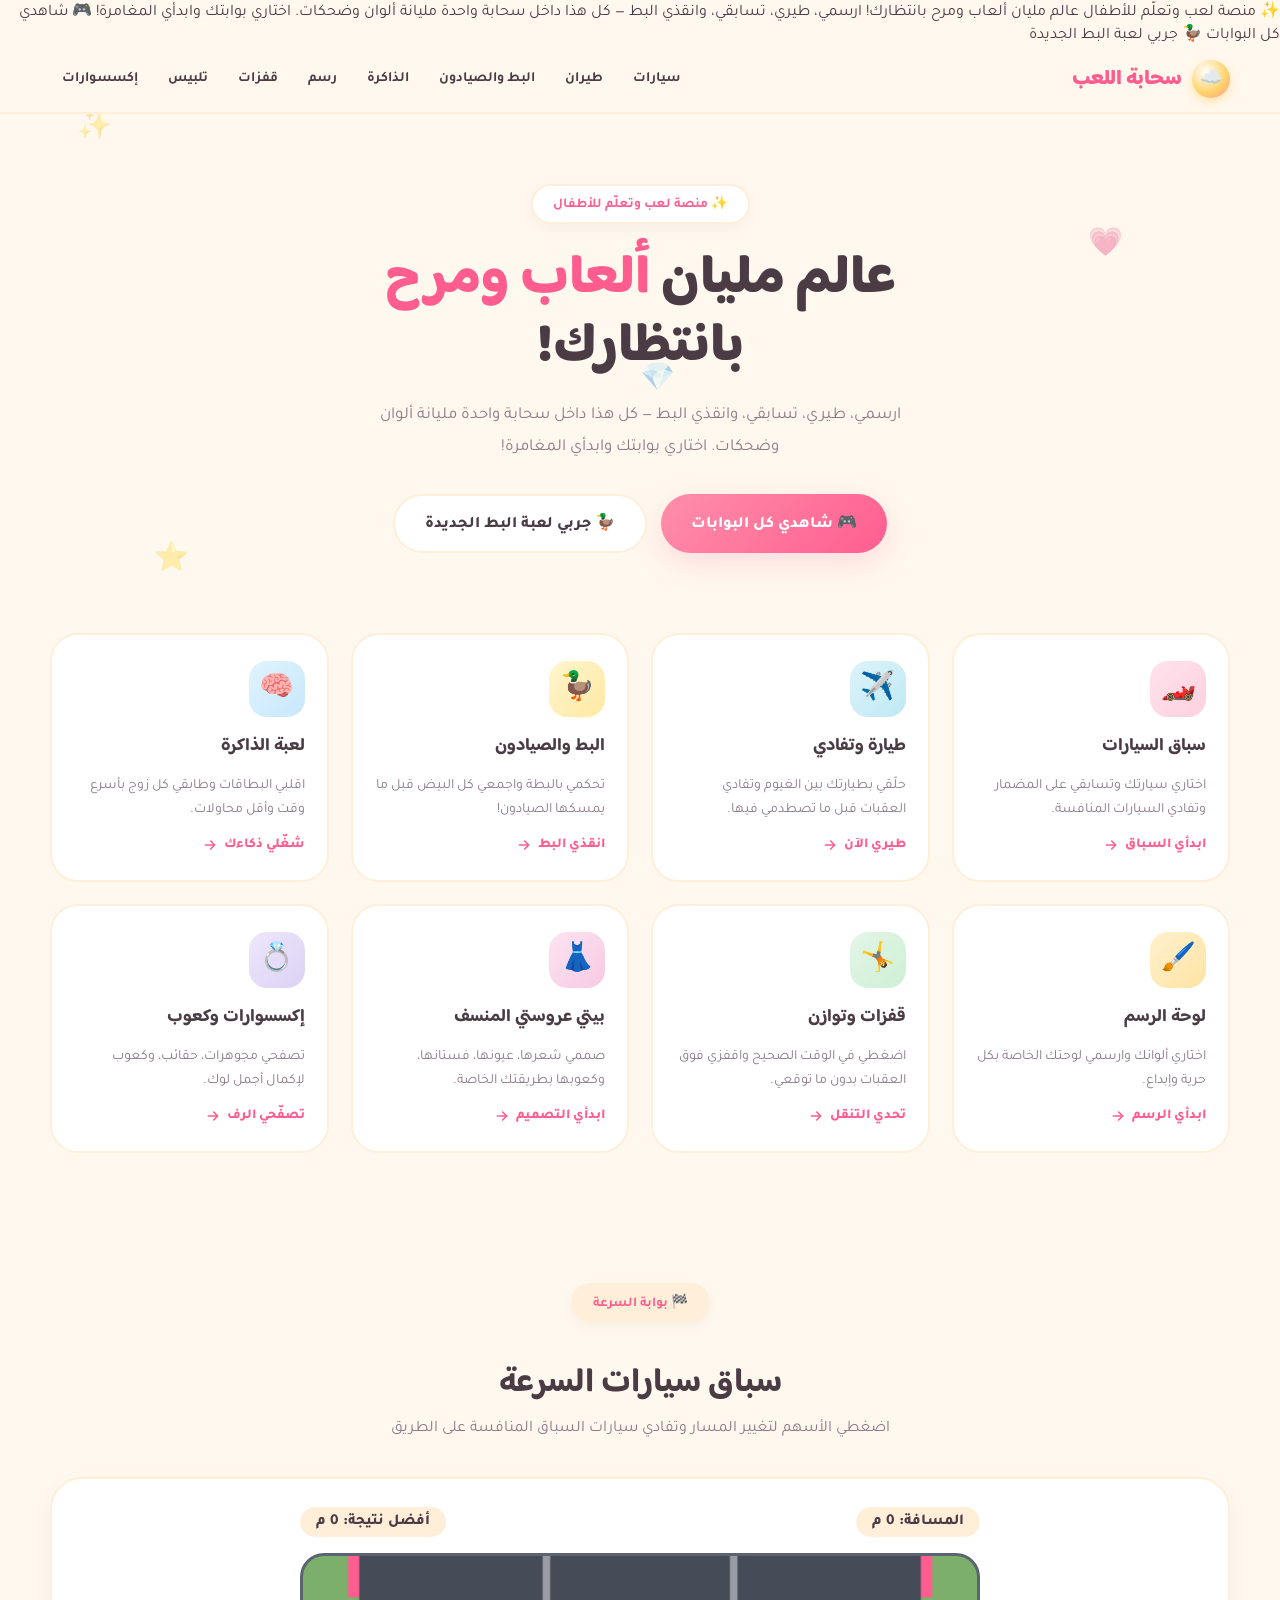
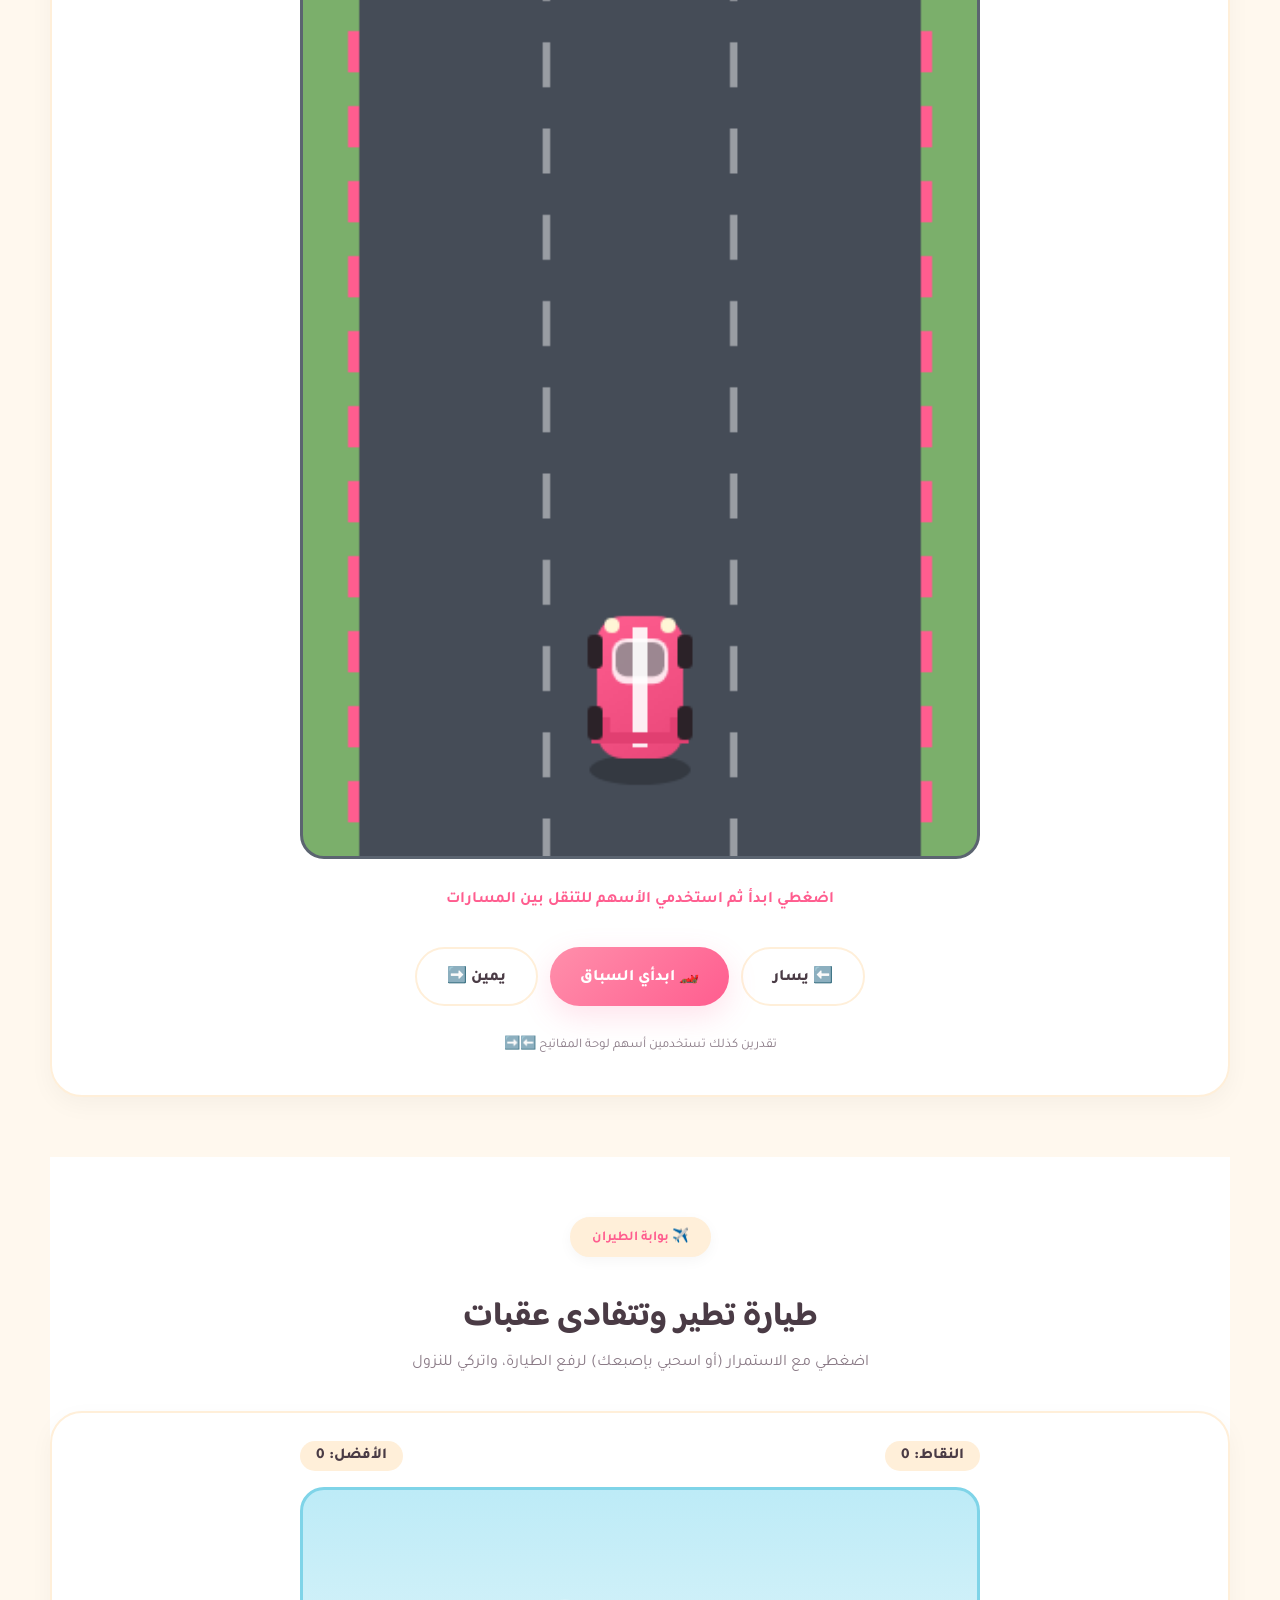
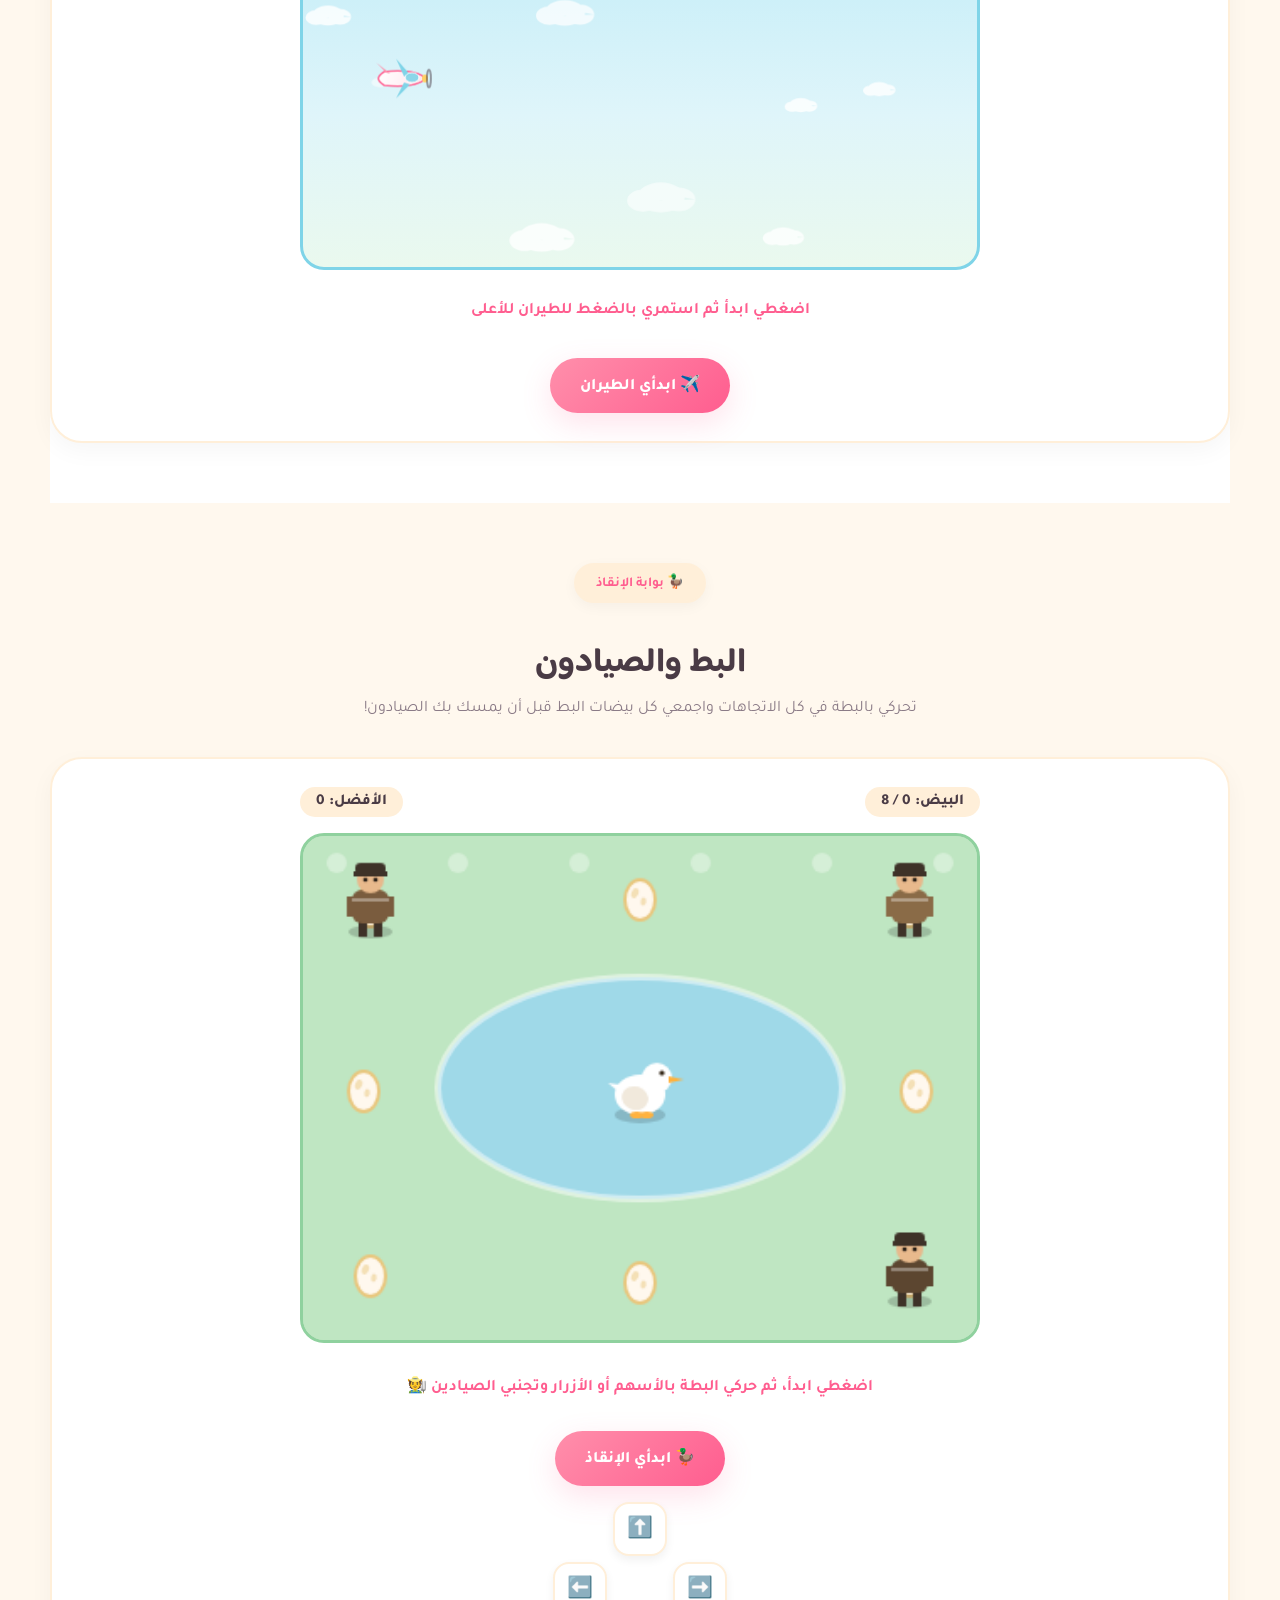
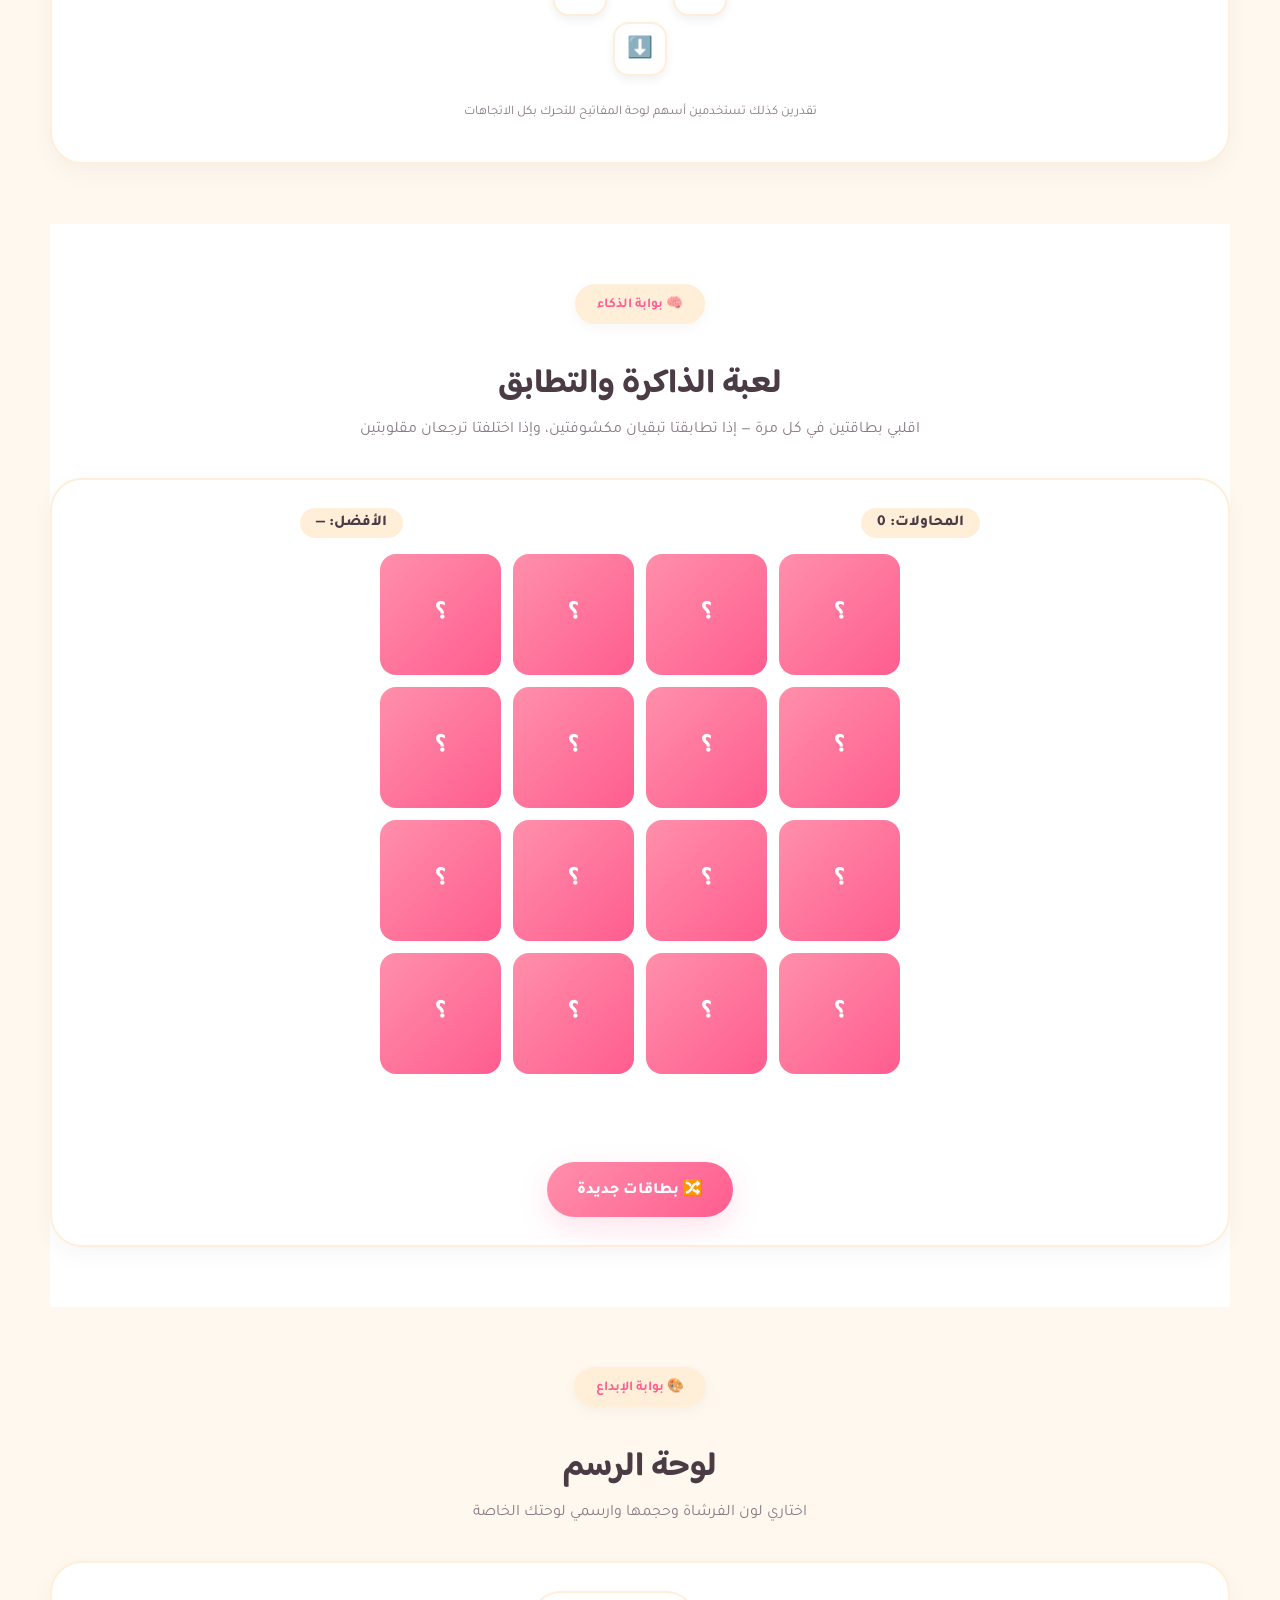
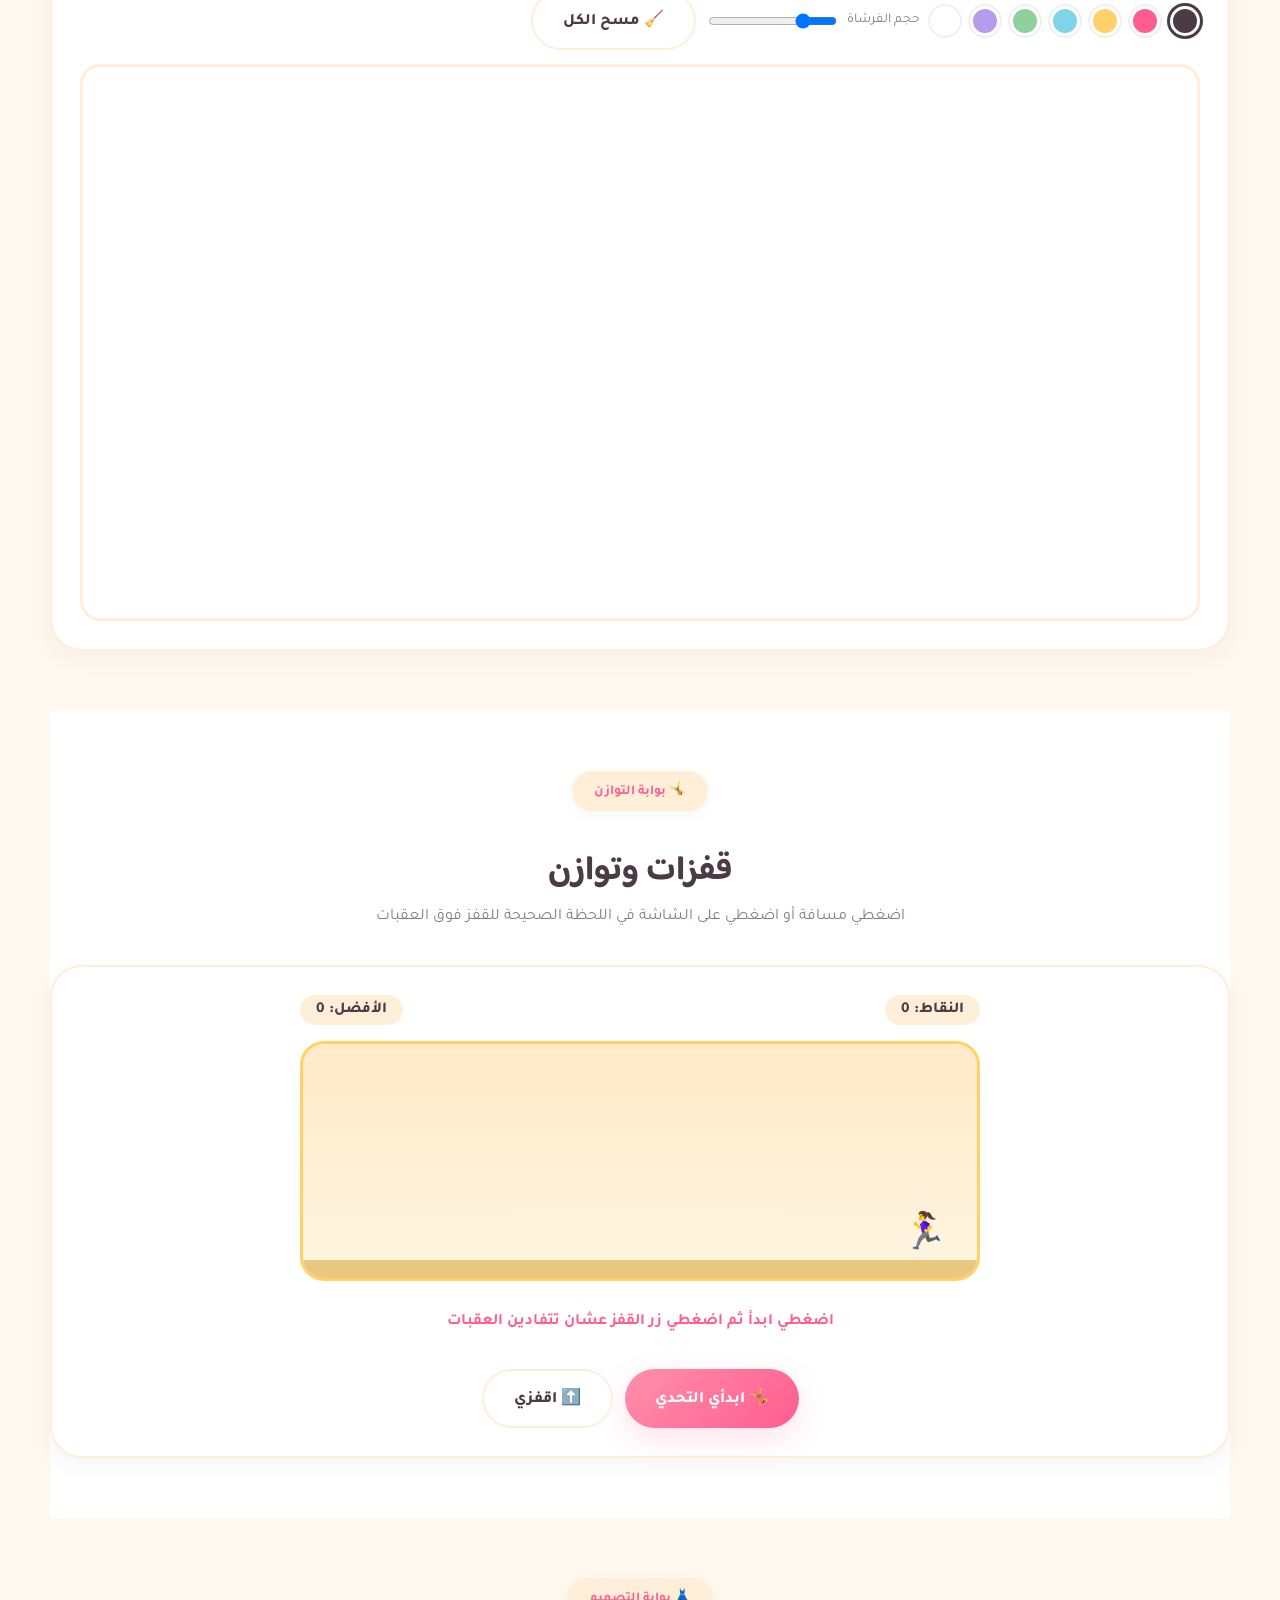
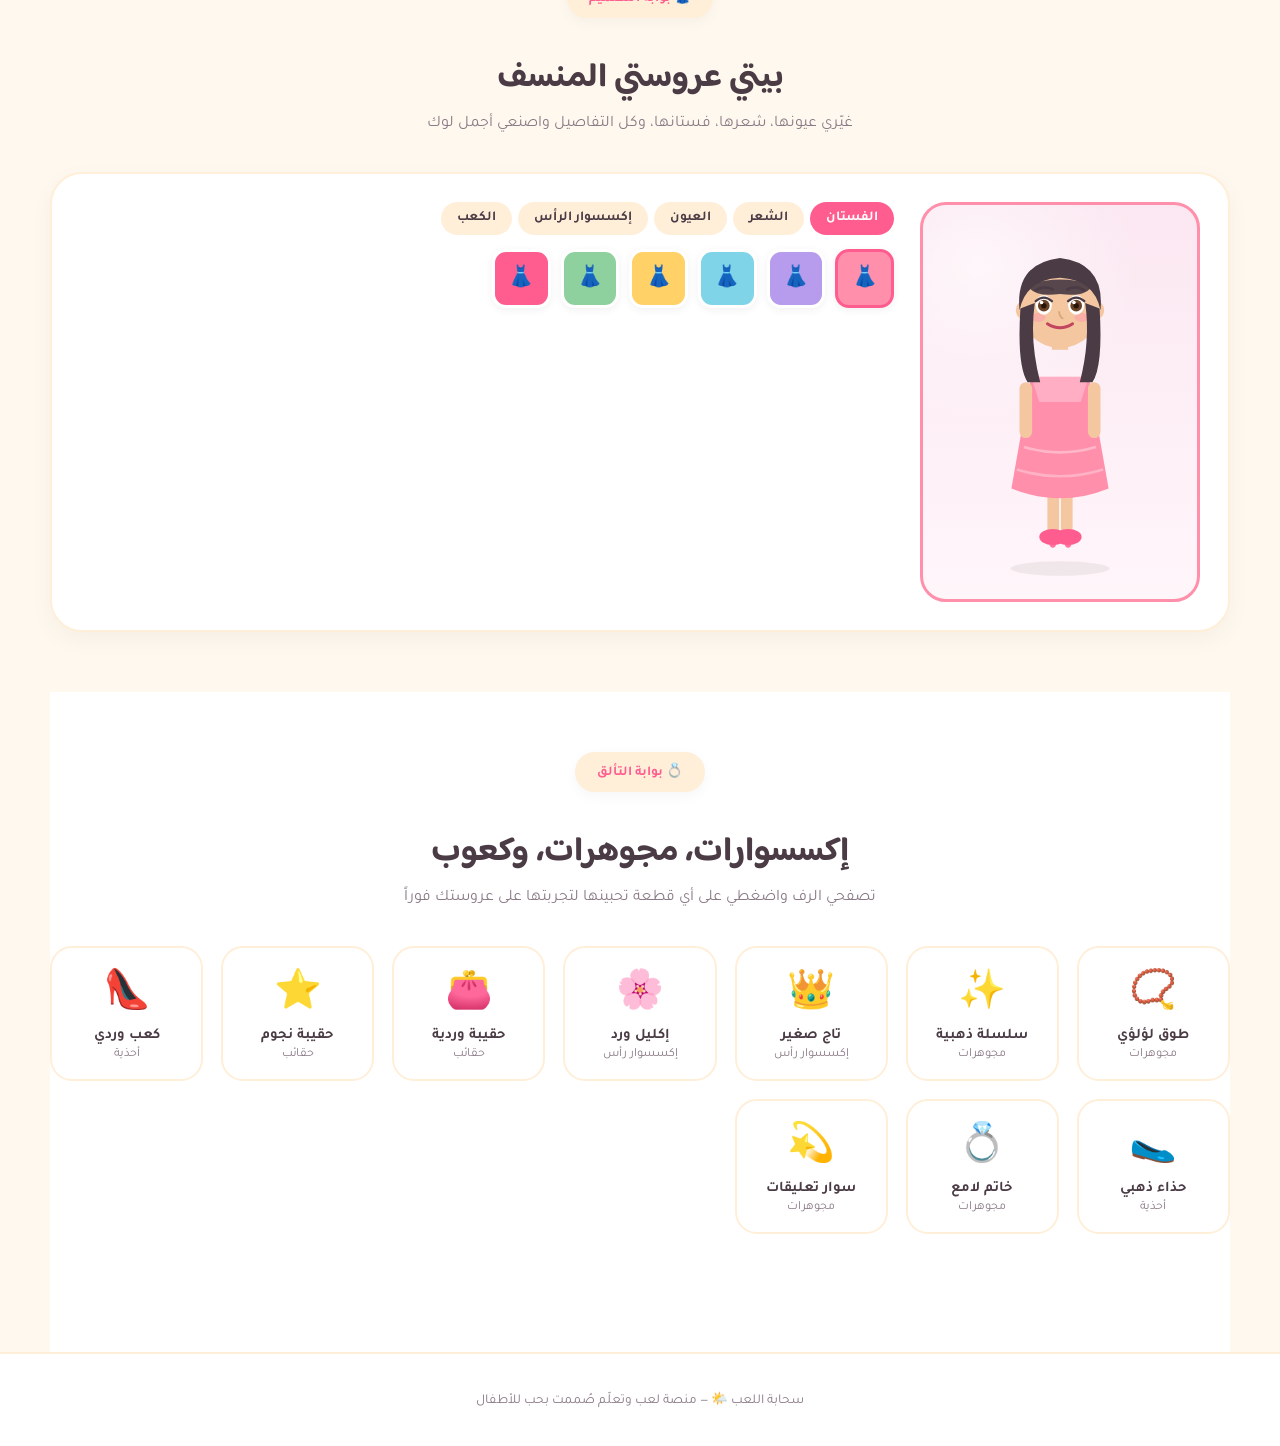
<file: game/index.html>
✨ منصة لعب وتعلّم للأطفال
عالم مليان ألعاب ومرح
بانتظارك!

ارسمي، طيري، تسابقي، وانقذي البط — كل هذا داخل سحابة واحدة مليانة ألوان وضحكات. اختاري بوابتك وابدأي المغامرة!

🎮 شاهدي كل البوابات
🦆 جربي لعبة البط الجديدة<!DOCTYPE html>
<html lang="ar" dir="rtl">
<head>
<meta charset="UTF-8">
<meta name="viewport" content="width=device-width, initial-scale=1.0, maximum-scale=1.0">
<title>سحابة اللعب | عالم مليان ألعاب ومرح</title>
<link rel="preconnect" href="https://fonts.googleapis.com">
<link rel="preconnect" href="https://fonts.gstatic.com" crossorigin>
<link href="https://fonts.googleapis.com/css2?family=Baloo+Bhaijaan+2:wght@500;600;700;800&family=Tajawal:wght@400;500;700;900&display=swap" rel="stylesheet">
<style>
:root{
  --cream:#FFF8EE;
  --cream-2:#FFEFD9;
  --coral:#FF8FAB;
  --coral-deep:#FF5D8F;
  --sky:#7FD4E8;
  --sun:#FFD166;
  --grass:#8FD19E;
  --ink:#4A3B45;
  --ink-soft:#8A7A86;
  --white:#FFFFFF;
  --shadow: 0 10px 30px rgba(255,93,143,0.18);
  --radius: 28px;
}
*{box-sizing:border-box;}
html,body{margin:0;padding:0;}
body{
  font-family:'Tajawal',sans-serif;
  background:var(--cream);
  color:var(--ink);
  overflow-x:hidden;
}
h1,h2,h3,.display{
  font-family:'Baloo Bhaijaan 2',sans-serif;
}
a{text-decoration:none;color:inherit;}
button{font-family:inherit;cursor:pointer;border:none;background:none;}
.wrap{max-width:1180px;margin:0 auto;padding:0 20px;}

/* decorative floating shapes */
.bg-deco{position:fixed;inset:0;pointer-events:none;z-index:0;overflow:hidden;}
.bg-deco span{
  position:absolute;font-size:28px;opacity:.35;
  animation: float 9s ease-in-out infinite;
}
@keyframes float{
  0%,100%{transform:translateY(0) rotate(0deg);}
  50%{transform:translateY(-22px) rotate(12deg);}
}
@media (prefers-reduced-motion: reduce){
  .bg-deco span{animation:none;}
}

/* Header */
header{
  position:sticky;top:0;z-index:50;
  background:rgba(255,248,238,0.92);
  backdrop-filter:blur(8px);
  border-bottom:2px solid var(--cream-2);
}
.nav{display:flex;align-items:center;justify-content:space-between;padding:14px 0;gap:18px;}
.brand{display:flex;align-items:center;gap:10px;font-family:'Baloo Bhaijaan 2';font-weight:800;font-size:1.3rem;color:var(--coral-deep);}
.brand .dot{
  width:38px;height:38px;border-radius:50%;
  background:radial-gradient(circle at 35% 30%, #fff, var(--sun) 60%, var(--coral) 100%);
  display:flex;align-items:center;justify-content:center;font-size:18px;
  box-shadow:0 4px 10px rgba(255,209,102,.5);
}
.nav-links{display:flex;gap:6px;flex-wrap:wrap;}
.nav-links a{
  font-size:.88rem;font-weight:700;padding:8px 12px;border-radius:999px;
  color:var(--ink);transition:.2s;white-space:nowrap;
}
.nav-links a:hover, .nav-links a:focus-visible{background:var(--cream-2);outline:2px solid var(--coral);}
@media(max-width:980px){
  .nav-links{display:none;}
}

/* Hero */
.hero{padding:70px 0 50px;text-align:center;position:relative;z-index:1;}
.eyebrow{
  display:inline-flex;align-items:center;gap:8px;
  background:var(--white);border:2px solid var(--cream-2);
  padding:8px 20px;border-radius:999px;font-weight:700;font-size:.85rem;
  color:var(--coral-deep);box-shadow:0 4px 14px rgba(0,0,0,.04);
  margin-bottom:22px;
}
.hero h1{
  font-size:clamp(2rem,5.2vw,3.4rem);font-weight:800;line-height:1.25;margin:0 0 18px;
  color:var(--ink);
}
.hero h1 .pink{color:var(--coral-deep);}
.hero p{
  max-width:560px;margin:0 auto 30px;color:var(--ink-soft);font-size:1.05rem;line-height:1.9;
}
.hero-ctas{display:flex;gap:14px;justify-content:center;flex-wrap:wrap;}
.btn{
  padding:16px 30px;border-radius:999px;font-weight:800;font-size:1rem;
  display:inline-flex;align-items:center;gap:10px;transition:transform .15s, box-shadow .15s;
}
.btn:focus-visible{outline:3px solid var(--ink);outline-offset:2px;}
.btn-primary{
  background:linear-gradient(135deg,var(--coral),var(--coral-deep));
  color:#fff;box-shadow:var(--shadow);
}
.btn-primary:hover{transform:translateY(-3px);box-shadow:0 14px 34px rgba(255,93,143,.3);}
.btn-ghost{
  background:var(--white);color:var(--ink);border:2px solid var(--cream-2);
}
.btn-ghost:hover{transform:translateY(-3px);border-color:var(--coral);}
.btn:disabled{opacity:.55;cursor:default;transform:none !important;}
.btn-sm{padding:10px 18px;font-size:.85rem;}

/* Gates grid */
.gates{padding:30px 0 70px;position:relative;z-index:1;}
.section-head{text-align:center;margin-bottom:38px;}
.section-head .eyebrow{background:var(--cream-2);border-color:var(--cream-2);}
.section-head h2{font-size:clamp(1.5rem,3vw,2.1rem);margin:10px 0 8px;}
.section-head p{color:var(--ink-soft);margin:0;}

.gate-grid{
  display:grid;grid-template-columns:repeat(4,1fr);gap:22px;
}
@media(max-width:980px){.gate-grid{grid-template-columns:repeat(2,1fr);}}
@media(max-width:560px){.gate-grid{grid-template-columns:1fr;}}

.gate{
  background:var(--white);border-radius:var(--radius);padding:26px 22px;
  display:flex;flex-direction:column;gap:14px;align-items:flex-start;
  border:2px solid var(--cream-2);transition:.25s;cursor:pointer;
  text-align:right;position:relative;overflow:hidden;
}
.gate:hover, .gate:focus-visible{
  transform:translateY(-6px);
  box-shadow:var(--shadow);border-color:var(--coral);
}
.gate .icon-badge{
  width:56px;height:56px;border-radius:18px;display:flex;align-items:center;justify-content:center;
  font-size:28px;
}
.gate h3{margin:0;font-size:1.1rem;}
.gate p{margin:0;color:var(--ink-soft);font-size:.88rem;line-height:1.7;}
.gate .go{
  margin-top:auto;font-weight:800;font-size:.86rem;color:var(--coral-deep);
  display:flex;align-items:center;gap:6px;
}
.gate .go svg{transition:transform .2s;}
.gate:hover .go svg{transform:translateX(-4px);}

.icon-cars{background:linear-gradient(135deg,#FFE3EC,#FFD0DF);}
.icon-plane{background:linear-gradient(135deg,#DCF3FA,#BFE9F4);}
.icon-duck{background:linear-gradient(135deg,#FFF6CF,#FFE9A3);}
.icon-paint{background:linear-gradient(135deg,#FFF1CF,#FFE3A3);}
.icon-jump{background:linear-gradient(135deg,#E4F6E8,#CDEFD4);}
.icon-dress{background:linear-gradient(135deg,#FCE4F1,#F8C9E3);}
.icon-acc{background:linear-gradient(135deg,#EDE7FB,#DCD2F5);}
.icon-memory{background:linear-gradient(135deg,#E0F3FF,#C7E8FB);}

/* Generic section shell used by game/dressup sections */
.feature-section{
  padding:60px 0;position:relative;z-index:1;
  scroll-margin-top:90px;
}
.feature-section:nth-of-type(even){background:var(--white);}
.feature-card{
  background:var(--white);border-radius:32px;border:2px solid var(--cream-2);
  padding:28px;box-shadow:0 8px 24px rgba(0,0,0,.04);
}

/* Generic game stage wrap */
.game-stage-wrap{display:flex;flex-direction:column;align-items:center;gap:16px;}
.game-hud{
  display:flex;justify-content:space-between;width:100%;max-width:680px;
  font-weight:800;color:var(--ink);font-size:.95rem;
}
.game-hud span{background:var(--cream-2);padding:6px 16px;border-radius:999px;}
.game-controls{display:flex;gap:12px;flex-wrap:wrap;justify-content:center;}
.game-msg{font-weight:700;color:var(--coral-deep);min-height:24px;text-align:center;}
.dpad-hint{color:var(--ink-soft);font-size:.82rem;text-align:center;}

/* Plane game */
#planeCanvas{
  width:100%;max-width:680px;aspect-ratio:16/9;
  background:linear-gradient(180deg,#BDEBF7 0%, #DFF5FA 60%, #EAF9EE 100%);
  border-radius:24px;border:3px solid var(--sky);
  touch-action:none;display:block;
}

/* Cars race canvas */
#raceCanvas{
  width:100%;max-width:680px;aspect-ratio:9/12;
  border-radius:24px;border:3px solid #5B6470;
  touch-action:none;display:block;
  background:#5B6470;
}

/* Duck pond canvas */
#duckCanvas{
  width:100%;max-width:680px;aspect-ratio:4/3;
  border-radius:24px;border:3px solid var(--grass);
  touch-action:none;display:block;
  background:#BFE6C2;
}
.dpad{display:grid;grid-template-columns:54px 54px 54px;grid-template-rows:54px 54px 54px;gap:6px;justify-content:center;}
.dpad button{
  background:var(--white);border:2px solid var(--cream-2);border-radius:16px;
  font-size:1.3rem;display:flex;align-items:center;justify-content:center;
  box-shadow:0 4px 10px rgba(0,0,0,.06);transition:.15s;user-select:none;
}
.dpad button:active{transform:scale(.92);background:var(--cream-2);}
.dpad .empty{visibility:hidden;}

/* Jump balance */
.jump-stage{
  background:linear-gradient(180deg,#FFE9C7,#FFF6E2);
  border-radius:24px;height:240px;position:relative;overflow:hidden;border:3px solid var(--sun);
}
.jump-ground{position:absolute;bottom:0;left:0;right:0;height:18px;background:#E9C77E;}
.jumper{position:absolute;bottom:18px;font-size:36px;transition:bottom .25s;}
.obstacle{position:absolute;bottom:18px;width:18px;height:34px;background:var(--coral-deep);border-radius:6px 6px 0 0;}

/* Paint */
.paint-toolbar{display:flex;gap:10px;align-items:center;flex-wrap:wrap;margin-bottom:14px;}
.color-dot{width:30px;height:30px;border-radius:50%;border:3px solid #fff;box-shadow:0 0 0 2px rgba(0,0,0,.06);cursor:pointer;}
.color-dot.active{box-shadow:0 0 0 3px var(--ink);}
#paintCanvas{width:100%;border-radius:20px;border:3px solid var(--cream-2);background:#fff;touch-action:none;cursor:crosshair;}
.brush-size{display:flex;align-items:center;gap:8px;font-size:.85rem;color:var(--ink-soft);}

/* Dress up */
.dressup-layout{display:grid;grid-template-columns:280px 1fr;gap:26px;align-items:start;}
@media(max-width:760px){.dressup-layout{grid-template-columns:1fr;}}
.doll-stage{
  background:linear-gradient(180deg,#FBE7F1,#FFF6FA);
  border-radius:26px;border:3px solid var(--coral);
  display:flex;align-items:center;justify-content:center;
  height:400px;position:relative;overflow:hidden;
}
.doll-stage::before{
  content:'';position:absolute;inset:0;
  background:radial-gradient(circle at 20% 15%, rgba(255,255,255,.6), transparent 40%);
  pointer-events:none;
}
#dollSvg{height:360px;position:relative;z-index:1;}
.option-tabs{display:flex;gap:6px;margin-bottom:14px;flex-wrap:wrap;}
.option-tab{
  padding:8px 16px;border-radius:999px;font-weight:700;font-size:.85rem;
  background:var(--cream-2);color:var(--ink);
}
.option-tab.active{background:var(--coral-deep);color:#fff;}
.swatch-grid{display:grid;grid-template-columns:repeat(auto-fill,minmax(58px,1fr));gap:10px;}
.swatch{
  aspect-ratio:1;border-radius:14px;border:3px solid #fff;display:flex;align-items:center;justify-content:center;
  font-size:1.3rem;box-shadow:0 2px 8px rgba(0,0,0,.06);transition:.15s;
}
.swatch:hover, .swatch:focus-visible{transform:scale(1.06);}
.swatch.active{border-color:var(--coral-deep);}

/* Accessories shelf */
.shelf-grid{display:grid;grid-template-columns:repeat(auto-fit,minmax(150px,1fr));gap:18px;}
.shelf-item{
  background:var(--white);border-radius:22px;border:2px solid var(--cream-2);
  padding:18px;text-align:center;transition:.2s;
}
.shelf-item:hover{transform:translateY(-4px);box-shadow:0 10px 24px rgba(0,0,0,.06);}
.shelf-item.equipped{border-color:var(--coral-deep);background:var(--cream-2);}
.shelf-item .emoji{font-size:2.4rem;display:block;margin-bottom:8px;}
.shelf-item span.name{font-weight:700;font-size:.92rem;}
.shelf-item span.cat{display:block;color:var(--ink-soft);font-size:.78rem;margin-top:2px;}

/* Memory game */
.memory-grid{
  display:grid;grid-template-columns:repeat(4,1fr);gap:12px;max-width:520px;width:100%;margin:0 auto;
}
@media(max-width:480px){.memory-grid{grid-template-columns:repeat(4,1fr);gap:8px;}}
.memory-card{
  aspect-ratio:1;border-radius:16px;position:relative;cursor:pointer;
  perspective:600px;
}
.memory-card-inner{
  width:100%;height:100%;position:relative;transition:transform .4s;
  transform-style:preserve-3d;
}
.memory-card.flipped .memory-card-inner{transform:rotateY(180deg);}
.memory-card.matched .memory-card-inner{transform:rotateY(180deg);}
.memory-face{
  position:absolute;inset:0;border-radius:16px;display:flex;align-items:center;justify-content:center;
  backface-visibility:hidden;font-size:2.1rem;
}
.memory-face.front{
  background:linear-gradient(135deg,var(--coral),var(--coral-deep));
  color:#fff;font-size:1.6rem;font-weight:800;
}
.memory-face.back{
  background:var(--white);border:3px solid var(--cream-2);
  transform:rotateY(180deg);
}
.memory-card.matched .memory-face.back{border-color:var(--grass);background:#EEFBF0;}
.memory-card:hover .memory-face.front{filter:brightness(1.08);}

footer{
  text-align:center;padding:36px 20px;color:var(--ink-soft);font-size:.85rem;
  border-top:2px solid var(--cream-2);background:var(--white);
}
.skip-link{
  position:absolute;right:-9999px;background:var(--coral-deep);color:#fff;padding:10px 16px;border-radius:10px;z-index:100;
}
.skip-link:focus{right:14px;top:14px;}
</style>
</head>
<body>

<a href="#main" class="skip-link">تخطي إلى المحتوى</a>

<div class="bg-deco" aria-hidden="true">
  <span style="top:12%;left:6%;">✨</span>
  <span style="top:25%;left:85%;animation-delay:1.2s;">💗</span>
  <span style="top:60%;left:12%;animation-delay:2.4s;">⭐</span>
  <span style="top:75%;left:88%;animation-delay:.6s;">✨</span>
  <span style="top:40%;left:50%;animation-delay:1.8s;">💎</span>
</div>

<header>
  <div class="wrap nav">
    <div class="brand"><span class="dot">☁️</span> سحابة اللعب</div>
    <nav class="nav-links" aria-label="روابط الأقسام">
      <a href="#cars">سيارات</a>
      <a href="#plane">طيران</a>
      <a href="#duck">البط والصيادون</a>
      <a href="#memory">الذاكرة</a>
      <a href="#paint">رسم</a>
      <a href="#jump">قفزات</a>
      <a href="#dressup">تلبيس</a>
      <a href="#accessories">إكسسوارات</a>
    </nav>
  </div>
</header>

<main id="main">

  <section class="hero wrap">
    <span class="eyebrow">✨ منصة لعب وتعلّم للأطفال</span>
    <h1>عالم مليان <span class="pink">ألعاب ومرح</span><br>بانتظارك!</h1>
    <p>ارسمي، طيري، تسابقي، وانقذي البط — كل هذا داخل سحابة واحدة مليانة ألوان وضحكات. اختاري بوابتك وابدأي المغامرة!</p>
    <div class="hero-ctas">
      <a href="#gates" class="btn btn-primary">🎮 شاهدي كل البوابات</a>
      <a href="#duck" class="btn btn-ghost">🦆 جربي لعبة البط الجديدة</a>
    </div>
  </section>

  <section class="gates wrap" id="gates">
    <div class="gate-grid">
      <a class="gate" href="#cars">
        <span class="icon-badge icon-cars">🏎️</span>
        <h3>سباق السيارات</h3>
        <p>اختاري سيارتك وتسابقي على المضمار وتفادي السيارات المنافسة.</p>
        <span class="go">ابدأي السباق <svg width="16" height="16" viewBox="0 0 24 24" fill="none"><path d="M5 12h14M13 6l6 6-6 6" stroke="currentColor" stroke-width="2.4" stroke-linecap="round" stroke-linejoin="round"/></svg></span>
      </a>
      <a class="gate" href="#plane">
        <span class="icon-badge icon-plane">✈️</span>
        <h3>طيارة وتفادي</h3>
        <p>حلّقي بطيارتك بين الغيوم وتفادي العقبات قبل ما تصطدمي فيها.</p>
        <span class="go">طيري الآن <svg width="16" height="16" viewBox="0 0 24 24" fill="none"><path d="M5 12h14M13 6l6 6-6 6" stroke="currentColor" stroke-width="2.4" stroke-linecap="round" stroke-linejoin="round"/></svg></span>
      </a>
      <a class="gate" href="#duck">
        <span class="icon-badge icon-duck">🦆</span>
        <h3>البط والصيادون</h3>
        <p>تحكمي بالبطة واجمعي كل البيض قبل ما يمسكها الصيادون!</p>
        <span class="go">انقذي البط <svg width="16" height="16" viewBox="0 0 24 24" fill="none"><path d="M5 12h14M13 6l6 6-6 6" stroke="currentColor" stroke-width="2.4" stroke-linecap="round" stroke-linejoin="round"/></svg></span>
      </a>
      <a class="gate" href="#memory">
        <span class="icon-badge icon-memory">🧠</span>
        <h3>لعبة الذاكرة</h3>
        <p>اقلبي البطاقات وطابقي كل زوج بأسرع وقت وأقل محاولات.</p>
        <span class="go">شغّلي ذكاءك <svg width="16" height="16" viewBox="0 0 24 24" fill="none"><path d="M5 12h14M13 6l6 6-6 6" stroke="currentColor" stroke-width="2.4" stroke-linecap="round" stroke-linejoin="round"/></svg></span>
      </a>
      <a class="gate" href="#paint">
        <span class="icon-badge icon-paint">🖌️</span>
        <h3>لوحة الرسم</h3>
        <p>اختاري ألوانك وارسمي لوحتك الخاصة بكل حرية وإبداع.</p>
        <span class="go">ابدأي الرسم <svg width="16" height="16" viewBox="0 0 24 24" fill="none"><path d="M5 12h14M13 6l6 6-6 6" stroke="currentColor" stroke-width="2.4" stroke-linecap="round" stroke-linejoin="round"/></svg></span>
      </a>
      <a class="gate" href="#jump">
        <span class="icon-badge icon-jump">🤸</span>
        <h3>قفزات وتوازن</h3>
        <p>اضغطي في الوقت الصحيح واقفزي فوق العقبات بدون ما توقعي.</p>
        <span class="go">تحدي التنقل <svg width="16" height="16" viewBox="0 0 24 24" fill="none"><path d="M5 12h14M13 6l6 6-6 6" stroke="currentColor" stroke-width="2.4" stroke-linecap="round" stroke-linejoin="round"/></svg></span>
      </a>
      <a class="gate" href="#dressup">
        <span class="icon-badge icon-dress">👗</span>
        <h3>بيتي عروستي المنسف</h3>
        <p>صممي شعرها، عيونها، فستانها، وكعوبها بطريقتك الخاصة.</p>
        <span class="go">ابدأي التصميم <svg width="16" height="16" viewBox="0 0 24 24" fill="none"><path d="M5 12h14M13 6l6 6-6 6" stroke="currentColor" stroke-width="2.4" stroke-linecap="round" stroke-linejoin="round"/></svg></span>
      </a>
      <a class="gate" href="#accessories">
        <span class="icon-badge icon-acc">💍</span>
        <h3>إكسسوارات وكعوب</h3>
        <p>تصفحي مجوهرات، حقائب، وكعوب لإكمال أجمل لوك.</p>
        <span class="go">تصفّحي الرف <svg width="16" height="16" viewBox="0 0 24 24" fill="none"><path d="M5 12h14M13 6l6 6-6 6" stroke="currentColor" stroke-width="2.4" stroke-linecap="round" stroke-linejoin="round"/></svg></span>
      </a>
    </div>
  </section>

  <section class="feature-section wrap" id="cars">
    <div class="section-head">
      <span class="eyebrow">🏁 بوابة السرعة</span>
      <h2>سباق سيارات السرعة</h2>
      <p>اضغطي الأسهم لتغيير المسار وتفادي سيارات السباق المنافسة على الطريق</p>
    </div>
    <div class="feature-card game-stage-wrap">
      <div class="game-hud">
        <span id="raceStatus">المسافة: 0 م</span>
        <span id="raceBest">أفضل نتيجة: 0 م</span>
      </div>
      <canvas id="raceCanvas" width="360" height="480" role="img" aria-label="لعبة سباق سيارات على ثلاثة مسارات"></canvas>
      <p class="game-msg" id="raceMsg">اضغطي ابدأ ثم استخدمي الأسهم للتنقل بين المسارات</p>
      <div class="game-controls">
        <button class="btn btn-ghost" id="laneLeft">⬅️ يسار</button>
        <button class="btn btn-primary" id="raceStart">🏎️ ابدأي السباق</button>
        <button class="btn btn-ghost" id="laneRight">يمين ➡️</button>
      </div>
      <p class="dpad-hint">تقدرين كذلك تستخدمين أسهم لوحة المفاتيح ⬅️➡️</p>
    </div>
  </section>

  <section class="feature-section wrap" id="plane">
    <div class="section-head">
      <span class="eyebrow">✈️ بوابة الطيران</span>
      <h2>طيارة تطير وتتفادى عقبات</h2>
      <p>اضغطي مع الاستمرار (أو اسحبي بإصبعك) لرفع الطيارة، واتركي للنزول</p>
    </div>
    <div class="feature-card game-stage-wrap">
      <div class="game-hud">
        <span id="planeScore">النقاط: 0</span>
        <span id="planeBest">الأفضل: 0</span>
      </div>
      <canvas id="planeCanvas" width="680" height="382" role="img" aria-label="لعبة طيارة تتفادى العقبات"></canvas>
      <p class="game-msg" id="planeMsg">اضغطي ابدأ ثم استمري بالضغط للطيران للأعلى</p>
      <div class="game-controls">
        <button class="btn btn-primary" id="planeStart">✈️ ابدأي الطيران</button>
      </div>
    </div>
  </section>

  <section class="feature-section wrap" id="duck">
    <div class="section-head">
      <span class="eyebrow">🦆 بوابة الإنقاذ</span>
      <h2>البط والصيادون</h2>
      <p>تحركي بالبطة في كل الاتجاهات واجمعي كل بيضات البط قبل أن يمسك بك الصيادون!</p>
    </div>
    <div class="feature-card game-stage-wrap">
      <div class="game-hud">
        <span id="duckScore">البيض: 0 / 0</span>
        <span id="duckBest">الأفضل: 0</span>
      </div>
      <canvas id="duckCanvas" width="400" height="300" role="img" aria-label="لعبة البطة تجمع البيض وتتفادى الصيادين"></canvas>
      <p class="game-msg" id="duckMsg">اضغطي ابدأ، ثم حركي البطة بالأسهم أو الأزرار وتجنبي الصيادين 🧑‍🌾</p>
      <div class="game-controls">
        <button class="btn btn-primary" id="duckStart">🦆 ابدأي الإنقاذ</button>
      </div>
      <div class="dpad" aria-label="أزرار تحريك البطة">
        <span class="empty"></span><button id="duckUp" aria-label="فوق">⬆️</button><span class="empty"></span>
        <button id="duckRight" aria-label="يمين">➡️</button><span class="empty"></span><button id="duckLeft" aria-label="يسار">⬅️</button>
        <span class="empty"></span><button id="duckDown" aria-label="تحت">⬇️</button><span class="empty"></span>
      </div>
      <p class="dpad-hint">تقدرين كذلك تستخدمين أسهم لوحة المفاتيح للتحرك بكل الاتجاهات</p>
    </div>
  </section>

  <section class="feature-section wrap" id="memory">
    <div class="section-head">
      <span class="eyebrow">🧠 بوابة الذكاء</span>
      <h2>لعبة الذاكرة والتطابق</h2>
      <p>اقلبي بطاقتين في كل مرة — إذا تطابقتا تبقيان مكشوفتين، وإذا اختلفتا ترجعان مقلوبتين</p>
    </div>
    <div class="feature-card game-stage-wrap">
      <div class="game-hud">
        <span id="memMoves">المحاولات: 0</span>
        <span id="memBest">الأفضل: —</span>
      </div>
      <div class="memory-grid" id="memoryGrid"></div>
      <p class="game-msg" id="memMsg">اضغطي ابدأ لتوزيع البطاقات من جديد</p>
      <div class="game-controls">
        <button class="btn btn-primary" id="memStart">🔀 بطاقات جديدة</button>
      </div>
    </div>
  </section>

  <section class="feature-section wrap" id="paint">
    <div class="section-head">
      <span class="eyebrow">🎨 بوابة الإبداع</span>
      <h2>لوحة الرسم</h2>
      <p>اختاري لون الفرشاة وحجمها وارسمي لوحتك الخاصة</p>
    </div>
    <div class="feature-card">
      <div class="paint-toolbar">
        <button class="color-dot active" data-color="#4A3B45" style="background:#4A3B45" aria-label="أسود بنفسجي"></button>
        <button class="color-dot" data-color="#FF5D8F" style="background:#FF5D8F" aria-label="وردي"></button>
        <button class="color-dot" data-color="#FFD166" style="background:#FFD166" aria-label="أصفر"></button>
        <button class="color-dot" data-color="#7FD4E8" style="background:#7FD4E8" aria-label="سماوي"></button>
        <button class="color-dot" data-color="#8FD19E" style="background:#8FD19E" aria-label="أخضر"></button>
        <button class="color-dot" data-color="#B79CED" style="background:#B79CED" aria-label="بنفسجي"></button>
        <button class="color-dot" data-color="#FFFFFF" style="background:#FFFFFF" aria-label="ممحاة"></button>
        <span class="brush-size">
          <label for="brushSize">حجم الفرشاة</label>
          <input type="range" id="brushSize" min="2" max="28" value="8">
        </span>
        <button class="btn btn-ghost" id="clearPaint">🧹 مسح الكل</button>
      </div>
      <canvas id="paintCanvas" width="960" height="480" role="img" aria-label="منطقة رسم تفاعلية"></canvas>
    </div>
  </section>

  <section class="feature-section wrap" id="jump">
    <div class="section-head">
      <span class="eyebrow">🤸 بوابة التوازن</span>
      <h2>قفزات وتوازن</h2>
      <p>اضغطي مسافة أو اضغطي على الشاشة في اللحظة الصحيحة للقفز فوق العقبات</p>
    </div>
    <div class="feature-card game-stage-wrap">
      <div class="game-hud">
        <span id="jumpScore">النقاط: 0</span>
        <span id="jumpBest">الأفضل: 0</span>
      </div>
      <div class="jump-stage" id="jumpStage" style="width:100%;max-width:680px;">
        <div class="jump-ground"></div>
        <div class="jumper" id="jumper" style="right:30px;">🏃‍♀️</div>
      </div>
      <p class="game-msg" id="jumpMsg">اضغطي ابدأ ثم اضغطي زر القفز عشان تتفادين العقبات</p>
      <div class="game-controls">
        <button class="btn btn-primary" id="jumpStart">🤸 ابدأي التحدي</button>
        <button class="btn btn-ghost" id="jumpBtn">⬆️ اقفزي</button>
      </div>
    </div>
  </section>

  <section class="feature-section wrap" id="dressup">
    <div class="section-head">
      <span class="eyebrow">👗 بوابة التصميم</span>
      <h2>بيتي عروستي المنسف</h2>
      <p>غيّري عيونها، شعرها، فستانها، وكل التفاصيل واصنعي أجمل لوك</p>
    </div>
    <div class="feature-card">
      <div class="dressup-layout">
        <div class="doll-stage">
          <svg id="dollSvg" viewBox="0 0 200 400" xmlns="http://www.w3.org/2000/svg">
            <ellipse cx="100" cy="385" rx="55" ry="8" fill="#000" opacity="0.06"/>
            <!-- legs -->
            <rect x="86" y="278" width="13" height="68" rx="6" fill="#F4C7A1"/>
            <rect x="101" y="278" width="13" height="68" rx="6" fill="#F4C7A1"/>
            <!-- shoes -->
            <g id="shoeGroupL">
              <ellipse id="shoeL" cx="92" cy="350" rx="15" ry="9" fill="#FF5D8F"/>
              <ellipse id="heelL" cx="92" cy="356" rx="4" ry="6" fill="#FF5D8F" opacity="0.85"/>
            </g>
            <g id="shoeGroupR">
              <ellipse id="shoeR" cx="109" cy="350" rx="15" ry="9" fill="#FF5D8F"/>
              <ellipse id="heelR" cx="109" cy="356" rx="4" ry="6" fill="#FF5D8F" opacity="0.85"/>
            </g>
            <!-- dress -->
            <path id="dressShape" d="M68 172 L132 172 L154 296 Q100 318 46 296 Z" fill="#FF8FAB"/>
            <path d="M68 172 L132 172 L123 200 L77 200 Z" fill="#ffffff" opacity="0.28"/>
            <path id="dressPattern1" d="M60 250 Q100 262 140 250" stroke="#ffffff" stroke-width="3" fill="none" opacity="0.35"/>
            <path id="dressPattern2" d="M52 275 Q100 290 148 275" stroke="#ffffff" stroke-width="3" fill="none" opacity="0.3"/>
            <!-- arms -->
            <rect x="55" y="178" width="14" height="62" rx="7" fill="#F4C7A1"/>
            <rect x="131" y="178" width="14" height="62" rx="7" fill="#F4C7A1"/>
            <!-- neck -->
            <rect x="91" y="122" width="18" height="20" fill="#F4C7A1"/>
            <!-- head -->
            <circle cx="100" cy="96" r="44" fill="#F4C7A1"/>
            <!-- ears -->
            <ellipse cx="57" cy="98" rx="6" ry="9" fill="#F4C7A1"/>
            <ellipse cx="143" cy="98" rx="6" ry="9" fill="#F4C7A1"/>
            <!-- blush -->
            <ellipse cx="76" cy="106" rx="8" ry="5" fill="#FF8FAB" opacity="0.45"/>
            <ellipse cx="124" cy="106" rx="8" ry="5" fill="#FF8FAB" opacity="0.45"/>
            <!-- eyebrows -->
            <path id="browL" d="M73 76 Q82 70 92 75" stroke="#4A3B45" stroke-width="3" fill="none" stroke-linecap="round"/>
            <path id="browR" d="M108 75 Q118 70 127 76" stroke="#4A3B45" stroke-width="3" fill="none" stroke-linecap="round"/>
            <!-- eyes (group, swappable style) -->
            <g id="eyesGroup">
              <ellipse cx="82" cy="92" rx="9" ry="11" fill="#fff"/>
              <ellipse cx="118" cy="92" rx="9" ry="11" fill="#fff"/>
              <circle id="irisL" cx="82" cy="93" r="6.5" fill="#6B4226"/>
              <circle id="irisR" cx="118" cy="93" r="6.5" fill="#6B4226"/>
              <circle cx="82" cy="93" r="3" fill="#241509"/>
              <circle cx="118" cy="93" r="3" fill="#241509"/>
              <circle cx="79.5" cy="89.5" r="2" fill="#fff"/>
              <circle cx="115.5" cy="89.5" r="2" fill="#fff"/>
              <path d="M73 88 Q82 80 91 88" stroke="#4A3B45" stroke-width="2.6" fill="none" stroke-linecap="round"/>
              <path d="M109 88 Q118 80 127 88" stroke="#4A3B45" stroke-width="2.6" fill="none" stroke-linecap="round"/>
            </g>
            <!-- nose -->
            <path d="M99 100 Q100 106 103 107" stroke="#D9A87A" stroke-width="2" fill="none" stroke-linecap="round"/>
            <!-- mouth -->
            <path id="mouthShape" d="M86 113 Q100 122 114 113" stroke="#C2455F" stroke-width="3.2" fill="none" stroke-linecap="round"/>
            <!-- hair back -->
            <path id="hairBack" d="M56 96 Q52 160 64 178 L78 178 Q66 132 72 90 Z" fill="#4A3B45"/>
            <path id="hairBack2" d="M144 96 Q148 160 136 178 L122 178 Q134 132 128 90 Z" fill="#4A3B45"/>
            <!-- hair top + fringe -->
            <path id="hairTop" d="M55 98 Q50 46 100 40 Q150 46 145 98 Q138 64 100 62 Q62 64 55 98 Z" fill="#4A3B45"/>
            <path id="hairFringe" d="M64 70 Q100 58 136 70 Q130 84 100 80 Q70 84 64 70 Z" fill="#4A3B45" opacity="0.92"/>
            <!-- accessory slot (crown/headband) -->
            <g id="headAccessory"></g>
            <!-- necklace slot -->
            <g id="neckAccessory"></g>
            <!-- bag slot -->
            <g id="bagAccessory"></g>
            <!-- ring/bracelet slot -->
            <g id="handAccessory"></g>
          </svg>
        </div>
        <div class="doll-controls">
          <div class="option-tabs" id="dressupTabs">
            <button class="option-tab active" data-panel="dressColor">الفستان</button>
            <button class="option-tab" data-panel="hairColor">الشعر</button>
            <button class="option-tab" data-panel="eyeColor">العيون</button>
            <button class="option-tab" data-panel="headAcc">إكسسوار الرأس</button>
            <button class="option-tab" data-panel="shoeColor">الكعب</button>
          </div>

          <div class="option-panel" id="panel-dressColor">
            <div class="swatch-grid">
              <button class="swatch active" data-target="dress" data-color="#FF8FAB" style="background:#FF8FAB">👗</button>
              <button class="swatch" data-target="dress" data-color="#B79CED" style="background:#B79CED">👗</button>
              <button class="swatch" data-target="dress" data-color="#7FD4E8" style="background:#7FD4E8">👗</button>
              <button class="swatch" data-target="dress" data-color="#FFD166" style="background:#FFD166">👗</button>
              <button class="swatch" data-target="dress" data-color="#8FD19E" style="background:#8FD19E">👗</button>
              <button class="swatch" data-target="dress" data-color="#FF5D8F" style="background:#FF5D8F">👗</button>
            </div>
          </div>

          <div class="option-panel" id="panel-hairColor" style="display:none;">
            <div class="swatch-grid">
              <button class="swatch active" data-target="hair" data-color="#4A3B45" style="background:#4A3B45">💇‍♀️</button>
              <button class="swatch" data-target="hair" data-color="#2B1B12" style="background:#2B1B12">💇‍♀️</button>
              <button class="swatch" data-target="hair" data-color="#8B5A2B" style="background:#8B5A2B">💇‍♀️</button>
              <button class="swatch" data-target="hair" data-color="#D9A441" style="background:#D9A441">💇‍♀️</button>
              <button class="swatch" data-target="hair" data-color="#C24A4A" style="background:#C24A4A">💇‍♀️</button>
              <button class="swatch" data-target="hair" data-color="#E8E8E8" style="background:#E8E8E8">💇‍♀️</button>
            </div>
          </div>

          <div class="option-panel" id="panel-eyeColor" style="display:none;">
            <div class="swatch-grid">
              <button class="swatch active" data-target="eye" data-color="#6B4226" style="background:#6B4226">👁️</button>
              <button class="swatch" data-target="eye" data-color="#2E5E8C" style="background:#2E5E8C">👁️</button>
              <button class="swatch" data-target="eye" data-color="#3E8C5E" style="background:#3E8C5E">👁️</button>
              <button class="swatch" data-target="eye" data-color="#6E6E6E" style="background:#6E6E6E">👁️</button>
              <button class="swatch" data-target="eye" data-color="#8C5E3E" style="background:#8C5E3E">👁️</button>
            </div>
          </div>

          <div class="option-panel" id="panel-headAcc" style="display:none;">
            <div class="swatch-grid">
              <button class="swatch active" data-acc="none">🚫</button>
              <button class="swatch" data-acc="crown">👑</button>
              <button class="swatch" data-acc="band">🎀</button>
              <button class="swatch" data-acc="flower">🌸</button>
            </div>
          </div>

          <div class="option-panel" id="panel-shoeColor" style="display:none;">
            <div class="swatch-grid">
              <button class="swatch active" data-target="shoe" data-color="#FF5D8F" style="background:#FF5D8F">👠</button>
              <button class="swatch" data-target="shoe" data-color="#4A3B45" style="background:#4A3B45">👠</button>
              <button class="swatch" data-target="shoe" data-color="#FFD166" style="background:#FFD166">👠</button>
              <button class="swatch" data-target="shoe" data-color="#7FD4E8" style="background:#7FD4E8">👠</button>
            </div>
          </div>
        </div>
      </div>
    </div>
  </section>

  <section class="feature-section wrap" id="accessories">
    <div class="section-head">
      <span class="eyebrow">💍 بوابة التألق</span>
      <h2>إكسسوارات، مجوهرات، وكعوب</h2>
      <p>تصفحي الرف واضغطي على أي قطعة تحبينها لتجربتها على عروستك فوراً</p>
    </div>
    <div class="shelf-grid" id="shelfGrid">
      <div class="shelf-item" data-target="dollNecklace" data-piece="pearl"><span class="emoji">📿</span><span class="name">طوق لؤلؤي</span><span class="cat">مجوهرات</span></div>
      <div class="shelf-item" data-target="dollNecklace" data-piece="gold"><span class="emoji">✨</span><span class="name">سلسلة ذهبية</span><span class="cat">مجوهرات</span></div>
      <div class="shelf-item" data-target="head" data-piece="crown"><span class="emoji">👑</span><span class="name">تاج صغير</span><span class="cat">إكسسوار رأس</span></div>
      <div class="shelf-item" data-target="head" data-piece="flower"><span class="emoji">🌸</span><span class="name">إكليل ورد</span><span class="cat">إكسسوار رأس</span></div>
      <div class="shelf-item" data-target="bag" data-piece="pink"><span class="emoji">👛</span><span class="name">حقيبة وردية</span><span class="cat">حقائب</span></div>
      <div class="shelf-item" data-target="bag" data-piece="star"><span class="emoji">⭐</span><span class="name">حقيبة نجوم</span><span class="cat">حقائب</span></div>
      <div class="shelf-item" data-target="shoe" data-piece="pink"><span class="emoji">👠</span><span class="name">كعب وردي</span><span class="cat">أحذية</span></div>
      <div class="shelf-item" data-target="shoe" data-piece="gold"><span class="emoji">🥿</span><span class="name">حذاء ذهبي</span><span class="cat">أحذية</span></div>
      <div class="shelf-item" data-target="ring" data-piece="diamond"><span class="emoji">💍</span><span class="name">خاتم لامع</span><span class="cat">مجوهرات</span></div>
      <div class="shelf-item" data-target="bracelet" data-piece="charm"><span class="emoji">💫</span><span class="name">سوار تعليقات</span><span class="cat">مجوهرات</span></div>
    </div>
    <p class="game-msg" id="shelfMsg" style="margin-top:18px;"></p>
  </section>

</main>

<footer>
  سحابة اللعب 🌤️ — منصة لعب وتعلّم صُممت بحب للأطفال
</footer>

<script>
/* ===================== PAINT TOOL ===================== */
(function(){
  const canvas = document.getElementById('paintCanvas');
  const ctx = canvas.getContext('2d');
  let drawing=false, color='#4A3B45', size=8, last=null;

  function resizeCanvas(){
    const ratio = canvas.width/canvas.height;
    const displayWidth = canvas.clientWidth;
    canvas.style.height = (displayWidth/ratio)+'px';
  }
  window.addEventListener('resize', resizeCanvas);
  resizeCanvas();

  function pos(e){
    const rect = canvas.getBoundingClientRect();
    const scaleX = canvas.width/rect.width;
    const scaleY = canvas.height/rect.height;
    const cx = (e.touches? e.touches[0].clientX : e.clientX) - rect.left;
    const cy = (e.touches? e.touches[0].clientY : e.clientY) - rect.top;
    return {x:cx*scaleX, y:cy*scaleY};
  }
  function start(e){ drawing=true; last=pos(e); e.preventDefault(); }
  function move(e){
    if(!drawing) return;
    const p = pos(e);
    ctx.strokeStyle = color;
    ctx.lineWidth = size;
    ctx.lineCap='round';
    ctx.lineJoin='round';
    ctx.beginPath();
    ctx.moveTo(last.x,last.y);
    ctx.lineTo(p.x,p.y);
    ctx.stroke();
    last=p;
    e.preventDefault();
  }
  function end(){ drawing=false; }

  canvas.addEventListener('mousedown',start);
  canvas.addEventListener('mousemove',move);
  window.addEventListener('mouseup',end);
  canvas.addEventListener('touchstart',start,{passive:false});
  canvas.addEventListener('touchmove',move,{passive:false});
  canvas.addEventListener('touchend',end);

  document.querySelectorAll('.color-dot').forEach(btn=>{
    btn.addEventListener('click',()=>{
      document.querySelectorAll('.color-dot').forEach(b=>b.classList.remove('active'));
      btn.classList.add('active');
      color = btn.dataset.color;
    });
  });
  document.getElementById('brushSize').addEventListener('input',(e)=>{ size = +e.target.value; });
  document.getElementById('clearPaint').addEventListener('click',()=>{
    ctx.clearRect(0,0,canvas.width,canvas.height);
  });
})();

/* ===================== CAR RACE GAME (canvas) ===================== */
(function(){
  const canvas = document.getElementById('raceCanvas');
  const ctx = canvas.getContext('2d');
  const statusEl = document.getElementById('raceStatus');
  const bestEl = document.getElementById('raceBest');
  const msgEl = document.getElementById('raceMsg');
  const startBtn = document.getElementById('raceStart');
  const leftBtn = document.getElementById('laneLeft');
  const rightBtn = document.getElementById('laneRight');

  const W = canvas.width, H = canvas.height;
  const roadX = 30, roadW = W - 60;
  const laneCount = 3, laneW = roadW/laneCount;
  const laneCenterX = i => roadX + laneW*i + laneW/2;

  let lane = 1, running=false, distance=0, rivals=[], raf=null, best=0;
  let playerY = H - 90, dashOffset = 0;
  const carColors = ['#FF5D8F','#7FD4E8','#FFD166','#B79CED','#8FD19E'];

  try{ best = +(localStorage.getItem('race_best_v2')||0); }catch(e){ best=0; }
  bestEl.textContent = 'أفضل نتيجة: '+best+' م';

  function drawCar(x, y, color, isPlayer){
    ctx.save();
    ctx.translate(x, y);
    const w = 46, h = 76;
    // shadow
    ctx.beginPath();
    ctx.ellipse(0, h/2+6, w/2+4, 8, 0, 0, Math.PI*2);
    ctx.fillStyle = 'rgba(0,0,0,0.25)';
    ctx.fill();
    // body
    const grad = ctx.createLinearGradient(-w/2,-h/2,w/2,h/2);
    grad.addColorStop(0, color);
    grad.addColorStop(1, shadeColor(color, -22));
    ctx.fillStyle = grad;
    roundRect(ctx, -w/2, -h/2, w, h, 14);
    ctx.fill();
    // windshield + cabin
    ctx.fillStyle = 'rgba(255,255,255,0.85)';
    roundRect(ctx, -w/2+8, -h/2+12, w-16, h*0.32, 8);
    ctx.fill();
    ctx.fillStyle = 'rgba(74,59,69,0.55)';
    roundRect(ctx, -w/2+10, -h/2+14, w-20, h*0.24, 6);
    ctx.fill();
    // racing stripe
    ctx.fillStyle = 'rgba(255,255,255,0.9)';
    ctx.fillRect(-4, -h/2+6, 8, h-12);
    // spoiler
    ctx.fillStyle = shadeColor(color,-30);
    ctx.fillRect(-w/2-3, h/2-14, w+6, 6);
    ctx.fillRect(-w/2+2, h/2-22, 5, 10);
    ctx.fillRect(w/2-7, h/2-22, 5, 10);
    // wheels
    ctx.fillStyle = '#2B2228';
    roundRect(ctx, -w/2-5, -h/2+10, 8, 18, 3); ctx.fill();
    roundRect(ctx, w/2-3, -h/2+10, 8, 18, 3); ctx.fill();
    roundRect(ctx, -w/2-5, h/2-28, 8, 18, 3); ctx.fill();
    roundRect(ctx, w/2-3, h/2-28, 8, 18, 3); ctx.fill();
    // headlights/taillights
    ctx.fillStyle = isPlayer ? '#FFF6D6' : '#FFD8D8';
    ctx.beginPath(); ctx.arc(-w/2+8, -h/2+5, 4, 0, Math.PI*2); ctx.fill();
    ctx.beginPath(); ctx.arc(w/2-8, -h/2+5, 4, 0, Math.PI*2); ctx.fill();
    ctx.restore();
  }

  function roundRect(c,x,y,w,h,r){
    c.beginPath();
    c.moveTo(x+r,y);
    c.arcTo(x+w,y,x+w,y+h,r);
    c.arcTo(x+w,y+h,x,y+h,r);
    c.arcTo(x,y+h,x,y,r);
    c.arcTo(x,y,x+w,y,r);
    c.closePath();
  }
  function shadeColor(hex, percent){
    const num = parseInt(hex.slice(1),16);
    let r = (num>>16) + percent, g = (num>>8 & 0x00FF) + percent, b = (num & 0x0000FF) + percent;
    r = Math.max(Math.min(255,r),0); g = Math.max(Math.min(255,g),0); b = Math.max(Math.min(255,b),0);
    return '#'+(0x1000000 + r*0x10000 + g*0x100 + b).toString(16).slice(1);
  }

  function drawRoad(speed){
    ctx.fillStyle = '#5B6470';
    ctx.fillRect(0,0,W,H);
    // grass shoulders
    ctx.fillStyle = '#7BAF6B';
    ctx.fillRect(0,0,roadX,H);
    ctx.fillRect(roadX+roadW,0,W-(roadX+roadW),H);
    // road
    ctx.fillStyle = '#454C57';
    ctx.fillRect(roadX,0,roadW,H);
    // curb stripes
    ctx.fillStyle = '#FF5D8F';
    for(let y=-40; y<H; y+=40){
      ctx.fillRect(roadX-6, y+dashOffset, 6, 22);
      ctx.fillRect(roadX+roadW, y+dashOffset, 6, 22);
    }
    // lane dashes
    ctx.strokeStyle = 'rgba(255,255,255,.45)';
    ctx.lineWidth = 4;
    ctx.setLineDash([24,22]);
    for(let i=1;i<laneCount;i++){
      const x = roadX + laneW*i;
      ctx.beginPath();
      ctx.moveTo(x, dashOffset-46);
      ctx.lineTo(x, H);
      ctx.stroke();
    }
    ctx.setLineDash([]);
    dashOffset = (dashOffset + speed) % 46;
  }

  function setLane(i){
    lane = Math.max(0, Math.min(laneCount-1, i));
  }
  leftBtn.addEventListener('click',()=> setLane(lane-1));
  rightBtn.addEventListener('click',()=> setLane(lane+1));
  window.addEventListener('keydown',(e)=>{
    if(!running) return;
    if(e.key==='ArrowLeft') setLane(lane-1);
    if(e.key==='ArrowRight') setLane(lane+1);
  });
  canvas.addEventListener('touchstart',(e)=>{
    const rect = canvas.getBoundingClientRect();
    const x = e.touches[0].clientX - rect.left;
    if(x < rect.width/2) setLane(lane-1); else setLane(lane+1);
  });

  function spawnRival(){
    const rLane = Math.floor(Math.random()*laneCount);
    rivals.push({lane:rLane, y:-100, color: carColors[Math.floor(Math.random()*carColors.length)]});
  }

  function reset(){
    rivals=[]; distance=0; setLane(1);
    statusEl.textContent='المسافة: 0 م';
    msgEl.textContent='';
  }

  let playerX = laneCenterX(1);

  function loop(){
    distance += 1;
    statusEl.textContent='المسافة: '+distance+' م';
    const speed = 5 + Math.min(distance/180, 7);

    if(Math.random() < 0.035) spawnRival();

    rivals.forEach(r=> r.y += speed);
    rivals = rivals.filter(r=> r.y < H+100);

    const targetX = laneCenterX(lane);
    playerX += (targetX - playerX) * 0.22;

    drawRoad(speed);
    rivals.forEach(r=> drawCar(laneCenterX(r.lane), r.y, r.color, false));
    drawCar(playerX, playerY, '#FF5D8F', true);

    // collision check
    rivals.forEach(r=>{
      if(r.lane===lane && Math.abs(r.y - playerY) < 62){
        endGame();
      }
    });

    if(running) raf = requestAnimationFrame(loop);
  }

  function endGame(){
    running=false;
    cancelAnimationFrame(raf);
    msgEl.textContent = '🏁 خسرتي! وصلتي '+distance+' متر — جربي تتفادين أكثر بالمرة الجاية';
    if(distance>best){
      best=distance;
      try{ localStorage.setItem('race_best_v2', best); }catch(e){}
      bestEl.textContent='أفضل نتيجة: '+best+' م';
      msgEl.textContent='🎉 رقم قياسي جديد! '+distance+' متر';
    }
    startBtn.textContent='🔁 حاولي مرة ثانية';
  }

  startBtn.addEventListener('click',()=>{
    if(running) return;
    reset();
    running=true;
    startBtn.textContent='🏎️ يلا سباق!';
    raf = requestAnimationFrame(loop);
  });

  // initial paint
  drawRoad(0);
  drawCar(playerX, playerY, '#FF5D8F', true);
})();

/* ===================== PLANE DODGE GAME (improved) ===================== */
(function(){
  const canvas = document.getElementById('planeCanvas');
  const ctx = canvas.getContext('2d');
  const scoreEl = document.getElementById('planeScore');
  const bestEl = document.getElementById('planeBest');
  const msgEl = document.getElementById('planeMsg');
  const startBtn = document.getElementById('planeStart');

  const W = canvas.width, H = canvas.height;
  let plane = {x:100, y:H/2, vy:0, r:20, tilt:0};
  let obstacles = [];
  let clouds = [];
  let particles = [];
  let running=false, holding=false, score=0, best=0, frame=0, raf=null;

  try{ best = +(localStorage.getItem('plane_best_v2')||0); }catch(e){ best=0; }
  bestEl.textContent = 'الأفضل: '+best;

  for(let i=0;i<7;i++){
    clouds.push({x:Math.random()*W, y:20+Math.random()*(H-40), s:18+Math.random()*26, v:0.3+Math.random()*0.5, depth: Math.random()});
  }

  function reset(){
    plane = {x:100, y:H/2, vy:0, r:20, tilt:0};
    obstacles=[]; particles=[]; score=0; frame=0;
    scoreEl.textContent='النقاط: 0';
    msgEl.textContent='';
  }

  function spawnObstacle(){
    const gapH = 138;
    const gapY = 46 + Math.random()*(H-92-gapH);
    obstacles.push({x:W+30, gapY, gapH, w:46, passed:false});
  }

  function drawPlane(x,y,tilt){
    ctx.save();
    ctx.translate(x,y);
    ctx.rotate(tilt*0.5);
    // trail puff
    ctx.globalAlpha = 0.5;
    ctx.fillStyle = '#fff';
    ctx.beginPath(); ctx.ellipse(-22,4,9,5,0,0,Math.PI*2); ctx.fill();
    ctx.globalAlpha = 1;
    // body (fuselage)
    const bodyGrad = ctx.createLinearGradient(-22,-8,22,8);
    bodyGrad.addColorStop(0,'#FFFFFF');
    bodyGrad.addColorStop(1,'#FFE3EC');
    ctx.fillStyle = bodyGrad;
    ctx.beginPath();
    ctx.moveTo(24,0);
    ctx.quadraticCurveTo(14,-10, -18,-7);
    ctx.quadraticCurveTo(-24,-3,-24,0);
    ctx.quadraticCurveTo(-24,3,-18,7);
    ctx.quadraticCurveTo(14,10,24,0);
    ctx.closePath();
    ctx.fill();
    ctx.strokeStyle = '#FF5D8F'; ctx.lineWidth=1.6; ctx.stroke();
    // tail wing
    ctx.fillStyle = '#FF8FAB';
    ctx.beginPath();
    ctx.moveTo(-16,-6); ctx.lineTo(-26,-16); ctx.lineTo(-12,-5); ctx.closePath(); ctx.fill();
    // main wing
    ctx.fillStyle = '#7FD4E8';
    ctx.beginPath();
    ctx.moveTo(2,-2); ctx.lineTo(-6,-20); ctx.lineTo(8,-4); ctx.closePath(); ctx.fill();
    ctx.beginPath();
    ctx.moveTo(2,4); ctx.lineTo(-6,20); ctx.lineTo(8,6); ctx.closePath(); ctx.fill();
    // cockpit window
    ctx.fillStyle = 'rgba(127,212,232,0.9)';
    ctx.beginPath(); ctx.ellipse(10,-1,7,5,0,0,Math.PI*2); ctx.fill();
    ctx.strokeStyle = '#fff'; ctx.lineWidth=1; ctx.stroke();
    // nose tip
    ctx.fillStyle = '#FFD166';
    ctx.beginPath(); ctx.ellipse(23,0,3,4,0,0,Math.PI*2); ctx.fill();
    // propeller blur
    ctx.strokeStyle = 'rgba(74,59,69,0.5)';
    ctx.lineWidth = 2;
    ctx.beginPath(); ctx.ellipse(27,0,2,9,0,0,Math.PI*2); ctx.stroke();
    ctx.restore();
  }

  function drawCloud(c){
    ctx.save();
    ctx.globalAlpha = 0.55 + c.depth*0.35;
    const s = c.s;
    ctx.fillStyle = '#fff';
    ctx.beginPath();
    ctx.ellipse(c.x, c.y, s*0.6, s*0.38, 0, 0, Math.PI*2);
    ctx.ellipse(c.x-s*0.45, c.y+s*0.08, s*0.4, s*0.28, 0, 0, Math.PI*2);
    ctx.ellipse(c.x+s*0.45, c.y+s*0.05, s*0.42, s*0.3, 0, 0, Math.PI*2);
    ctx.fill();
    ctx.restore();
  }

  function drawObstaclePillar(x,y0,y1,w){
    const grad = ctx.createLinearGradient(x,0,x+w,0);
    grad.addColorStop(0,'#9FE3D8');
    grad.addColorStop(1,'#6FCBC0');
    ctx.fillStyle = grad;
    roundRectP(x,y0,w,y1-y0,10);
    ctx.fill();
    ctx.strokeStyle = 'rgba(255,255,255,0.6)';
    ctx.lineWidth=2;
    roundRectP(x,y0,w,y1-y0,10);
    ctx.stroke();
    // little leaf/cloud caps to keep it friendly
    ctx.fillStyle = '#FFFFFF';
    ctx.globalAlpha = 0.5;
    for(let i=0;i<3;i++){
      ctx.beginPath();
      ctx.ellipse(x+w/2, y0+y1>y0? (y0===0? y1-14-i*16 : y0+14+i*16) : 0, w*0.32, 7,0,0,Math.PI*2);
      ctx.fill();
    }
    ctx.globalAlpha = 1;
  }
  function roundRectP(x,y,w,h,r){
    ctx.beginPath();
    ctx.moveTo(x+r,y);
    ctx.arcTo(x+w,y,x+w,y+h,r);
    ctx.arcTo(x+w,y+h,x,y+h,r);
    ctx.arcTo(x,y+h,x,y,r);
    ctx.arcTo(x,y,x+w,y,r);
    ctx.closePath();
  }

  function loop(){
    frame++;
    ctx.clearRect(0,0,W,H);

    clouds.forEach(c=>{
      c.x -= c.v;
      if(c.x < -50) c.x = W+50;
      drawCloud(c);
    });

    plane.vy += holding ? -0.55 : 0.5;
    plane.vy = Math.max(-7.5, Math.min(7.5, plane.vy));
    plane.y += plane.vy;
    plane.y = Math.max(plane.r, Math.min(H-plane.r, plane.y));
    plane.tilt = Math.max(-0.6, Math.min(0.6, -plane.vy/8));

    if(frame % 95 === 0) spawnObstacle();

    const speed = 3.2 + Math.min(score/8, 3.5);
    obstacles.forEach(o=>{ o.x -= speed; });
    obstacles = obstacles.filter(o=> o.x > -70);

    obstacles.forEach(o=>{
      drawObstaclePillar(o.x, 0, o.gapY, o.w);
      const bottomY = o.gapY+o.gapH;
      drawObstaclePillar(o.x, bottomY, H, o.w);

      const px = plane.x, py = plane.y, pr = plane.r*0.5;
      if(px+pr > o.x && px-pr < o.x+o.w){
        if(py-pr < o.gapY || py+pr > bottomY){
          endGame();
        }
      }
      if(!o.passed && o.x+o.w < plane.x){
        o.passed = true;
        score++;
        scoreEl.textContent='النقاط: '+score;
      }
    });

    drawPlane(plane.x, plane.y, plane.tilt);

    if(running) raf = requestAnimationFrame(loop);
  }

  function endGame(){
    running=false;
    cancelAnimationFrame(raf);
    msgEl.textContent='💥 اصطدمتي! نقاطك: '+score;
    if(score>best){
      best=score;
      try{ localStorage.setItem('plane_best_v2', best); }catch(e){}
      bestEl.textContent='الأفضل: '+best;
      msgEl.textContent='🎉 رقم قياسي جديد! '+score+' نقطة';
    }
    startBtn.textContent='🔁 حاولي مرة ثانية';
  }

  function press(e){ holding=true; e.preventDefault(); }
  function release(){ holding=false; }
  canvas.addEventListener('mousedown',press);
  window.addEventListener('mouseup',release);
  canvas.addEventListener('touchstart',press,{passive:false});
  canvas.addEventListener('touchend',release);
  window.addEventListener('keydown',(e)=>{ if(e.code==='Space'){ e.preventDefault(); holding=true; } });
  window.addEventListener('keyup',(e)=>{ if(e.code==='Space'){ holding=false; } });

  startBtn.addEventListener('click',()=>{
    if(running) return;
    reset();
    running=true;
    startBtn.textContent='✈️ يلا طيري!';
    raf = requestAnimationFrame(loop);
  });

  ctx.clearRect(0,0,W,H);
  clouds.forEach(drawCloud);
  drawPlane(plane.x,plane.y,0);
})();

/* ===================== DUCK & HUNTERS GAME ===================== */
(function(){
  const canvas = document.getElementById('duckCanvas');
  const ctx = canvas.getContext('2d');
  const scoreEl = document.getElementById('duckScore');
  const bestEl = document.getElementById('duckBest');
  const msgEl = document.getElementById('duckMsg');
  const startBtn = document.getElementById('duckStart');

  const W = canvas.width, H = canvas.height;
  const margin = 26;
  let duck, eggs, hunters, running=false, won=false, raf=null, best=0, collected=0, frame=0;
  let keys = {up:false,down:false,left:false,right:false};
  let waddle = 0;

  try{ best = +(localStorage.getItem('duck_best')||0); }catch(e){ best=0; }
  bestEl.textContent = 'الأفضل: '+best;

  function eggPositions(){
    // eggs in every corner + edges, "كل الزوايا"
    return [
      {x: margin+14, y: margin+14},
      {x: W-margin-14, y: margin+14},
      {x: margin+14, y: H-margin-14},
      {x: W-margin-14, y: H-margin-14},
      {x: W/2, y: margin+10},
      {x: W/2, y: H-margin-10},
      {x: margin+10, y: H/2},
      {x: W-margin-10, y: H/2},
    ];
  }

  function reset(){
    duck = {x:W/2, y:H/2, r:16, dx:0, dy:0};
    eggs = eggPositions().map(p=>({...p, taken:false}));
    hunters = [
      {x:40, y:40, r:15, speed:1.35, color:'#7A5C3E'},
      {x:W-40, y:H-40, r:15, speed:1.5, color:'#5C4630'},
      {x:W-40, y:40, r:15, speed:1.2, color:'#8A6B47'}
    ];
    collected = 0; frame=0; won=false;
    scoreEl.textContent = 'البيض: 0 / '+eggs.length;
    msgEl.textContent = '';
  }

  function drawPond(){
    // grass background
    ctx.fillStyle = '#BFE6C2';
    ctx.fillRect(0,0,W,H);
    // pond in the middle
    ctx.save();
    ctx.fillStyle = '#9FD9E8';
    ctx.beginPath();
    ctx.ellipse(W/2, H/2, W*0.3, H*0.22, 0, 0, Math.PI*2);
    ctx.fill();
    ctx.strokeStyle = 'rgba(255,255,255,0.5)';
    ctx.lineWidth=4;
    ctx.stroke();
    ctx.restore();
    // little flowers/grass tufts decoration
    ctx.fillStyle = 'rgba(255,255,255,0.35)';
    for(let i=0;i<6;i++){
      ctx.beginPath();
      ctx.arc(20+i*((W-40)/5), 16, 6, 0, Math.PI*2);
      ctx.fill();
    }
  }

  function drawEgg(e){
    if(e.taken) return;
    ctx.save();
    ctx.translate(e.x, e.y);
    ctx.beginPath();
    ctx.ellipse(0,2,9,12,0,0,Math.PI*2);
    ctx.fillStyle = '#FFF8EE';
    ctx.fill();
    ctx.strokeStyle = '#E9C77E';
    ctx.lineWidth=2;
    ctx.stroke();
    ctx.fillStyle = 'rgba(233,199,126,0.5)';
    ctx.beginPath(); ctx.ellipse(-3,-2,2,3,0.4,0,Math.PI*2); ctx.fill();
    ctx.beginPath(); ctx.ellipse(2,3,1.6,2.4,0.2,0,Math.PI*2); ctx.fill();
    ctx.restore();
  }

  function drawDuck(d, wob){
    ctx.save();
    ctx.translate(d.x, d.y);
    const dir = d.dx < -0.1 ? -1 : 1; // face left/right
    ctx.scale(dir,1);
    // shadow
    ctx.beginPath(); ctx.ellipse(0,16,15,5,0,0,Math.PI*2);
    ctx.fillStyle='rgba(0,0,0,0.15)'; ctx.fill();
    // body
    ctx.fillStyle = '#FFFFFF';
    ctx.beginPath();
    ctx.ellipse(0, 4+wob, 15, 12, 0, 0, Math.PI*2);
    ctx.fill();
    // wing
    ctx.fillStyle = '#F1E9DC';
    ctx.beginPath();
    ctx.ellipse(-3, 6+wob, 8, 7, 0.3, 0, Math.PI*2);
    ctx.fill();
    // tail
    ctx.fillStyle = '#FFFFFF';
    ctx.beginPath();
    ctx.moveTo(-13,2+wob); ctx.lineTo(-19,-3+wob); ctx.lineTo(-12,-2+wob); ctx.closePath();
    ctx.fill();
    // head
    ctx.beginPath();
    ctx.arc(10, -6+wob, 9, 0, Math.PI*2);
    ctx.fill();
    // beak
    ctx.fillStyle = '#FFB23E';
    ctx.beginPath();
    ctx.moveTo(17,-7+wob); ctx.lineTo(26,-5+wob); ctx.lineTo(17,-3+wob); ctx.closePath();
    ctx.fill();
    // eye
    ctx.fillStyle = '#3A2E1F';
    ctx.beginPath(); ctx.arc(13,-9+wob,1.6,0,Math.PI*2); ctx.fill();
    // feet
    ctx.fillStyle = '#FFB23E';
    ctx.beginPath(); ctx.ellipse(-2, 16+wob, 4, 2, 0, 0, Math.PI*2); ctx.fill();
    ctx.beginPath(); ctx.ellipse(4, 16+wob, 4, 2, 0, 0, Math.PI*2); ctx.fill();
    ctx.restore();
  }

  function drawHunter(h){
    ctx.save();
    ctx.translate(h.x, h.y);
    // shadow
    ctx.beginPath(); ctx.ellipse(0,17,13,4,0,0,Math.PI*2);
    ctx.fillStyle='rgba(0,0,0,0.18)'; ctx.fill();
    // legs
    ctx.fillStyle = '#3E3228';
    ctx.fillRect(-7,8,5,12);
    ctx.fillRect(2,8,5,12);
    // body / coat
    ctx.fillStyle = h.color;
    roundRectH(-11,-8,22,20,6);
    ctx.fill();
    // arms
    ctx.fillStyle = h.color;
    ctx.fillRect(-14,-4,5,12);
    ctx.fillRect(9,-4,5,12);
    // head
    ctx.fillStyle = '#E8B98C';
    ctx.beginPath(); ctx.arc(0,-14,8,0,Math.PI*2); ctx.fill();
    // hat
    ctx.fillStyle = '#3E3228';
    roundRectH(-9,-24,18,7,3); ctx.fill();
    ctx.fillRect(-10,-19,20,3);
    // simple face
    ctx.fillStyle = '#2A2018';
    ctx.beginPath(); ctx.arc(-3,-14,1.3,0,Math.PI*2); ctx.fill();
    ctx.beginPath(); ctx.arc(3,-14,1.3,0,Math.PI*2); ctx.fill();
    // net/basket detail
    ctx.strokeStyle = 'rgba(255,255,255,0.5)';
    ctx.lineWidth=1.4;
    ctx.beginPath(); ctx.moveTo(-11,-2); ctx.lineTo(11,-2); ctx.stroke();
    ctx.restore();
  }
  function roundRectH(x,y,w,h,r){
    ctx.beginPath();
    ctx.moveTo(x+r,y);
    ctx.arcTo(x+w,y,x+w,y+h,r);
    ctx.arcTo(x+w,y+h,x,y+h,r);
    ctx.arcTo(x,y+h,x,y,r);
    ctx.arcTo(x,y,x+w,y,r);
    ctx.closePath();
  }

  function moveDuck(){
    let dx=0, dy=0;
    if(keys.up) dy -= 1;
    if(keys.down) dy += 1;
    if(keys.left) dx -= 1;
    if(keys.right) dx += 1;
    const len = Math.hypot(dx,dy) || 1;
    const speed = 2.6;
    duck.dx = dx/len*speed;
    duck.dy = dy/len*speed;
    duck.x += duck.dx;
    duck.y += duck.dy;
    duck.x = Math.max(margin, Math.min(W-margin, duck.x));
    duck.y = Math.max(margin, Math.min(H-margin, duck.y));
  }

  function moveHunters(){
    hunters.forEach(h=>{
      // find nearest un-taken egg as a target, else chase the duck
      let target = null, bestD = Infinity;
      eggs.forEach(e=>{
        if(e.taken) return;
        const d = Math.hypot(e.x-h.x, e.y-h.y);
        if(d < bestD){ bestD = d; target = e; }
      });
      if(!target) target = duck;
      const tdx = target.x - h.x, tdy = target.y - h.y;
      const len = Math.hypot(tdx,tdy) || 1;
      h.x += (tdx/len) * h.speed;
      h.y += (tdy/len) * h.speed;
      h.x = Math.max(margin, Math.min(W-margin, h.x));
      h.y = Math.max(margin, Math.min(H-margin, h.y));
    });
  }

  function checkCollisions(){
    eggs.forEach(e=>{
      if(e.taken) return;
      if(Math.hypot(e.x-duck.x, e.y-duck.y) < duck.r+6){
        e.taken = true;
        collected++;
        scoreEl.textContent = 'البيض: '+collected+' / '+eggs.length;
        if(collected === eggs.length){
          win();
        }
      }
    });
    hunters.forEach(h=>{
      if(Math.hypot(h.x-duck.x, h.y-duck.y) < duck.r+15){
        lose();
      }
    });
  }

  function win(){
    running=false; won=true;
    cancelAnimationFrame(raf);
    msgEl.textContent = '🎉 جمعتي كل البيض! نجحتي بإنقاذ البط';
    if(collected>best){
      best=collected;
      try{ localStorage.setItem('duck_best', best); }catch(e){}
      bestEl.textContent='الأفضل: '+best;
    }
    startBtn.textContent = '🔁 جولة جديدة';
  }

  function lose(){
    running=false;
    cancelAnimationFrame(raf);
    msgEl.textContent = '😱 أمسك بك أحد الصيادين! جمعتي '+collected+' بيضة — حاولي بسرعة أكثر';
    if(collected>best){
      best=collected;
      try{ localStorage.setItem('duck_best', best); }catch(e){}
      bestEl.textContent='الأفضل: '+best;
    }
    startBtn.textContent = '🔁 حاولي مرة ثانية';
  }

  function loop(){
    frame++;
    waddle = Math.sin(frame*0.3)*1.5;
    moveDuck();
    moveHunters();
    checkCollisions();

    drawPond();
    eggs.forEach(drawEgg);
    hunters.forEach(drawHunter);
    drawDuck(duck, waddle);

    if(running) raf = requestAnimationFrame(loop);
  }

  // controls: keyboard
  window.addEventListener('keydown',(e)=>{
    if(e.key==='ArrowUp'){ keys.up=true; e.preventDefault(); }
    if(e.key==='ArrowDown'){ keys.down=true; e.preventDefault(); }
    if(e.key==='ArrowLeft'){ keys.left=true; e.preventDefault(); }
    if(e.key==='ArrowRight'){ keys.right=true; e.preventDefault(); }
  });
  window.addEventListener('keyup',(e)=>{
    if(e.key==='ArrowUp') keys.up=false;
    if(e.key==='ArrowDown') keys.down=false;
    if(e.key==='ArrowLeft') keys.left=false;
    if(e.key==='ArrowRight') keys.right=false;
  });

  // controls: on-screen dpad (note: RTL page, but movement is real screen direction)
  function bindHold(btn, key){
    const press = (e)=>{ keys[key]=true; e.preventDefault(); };
    const release = ()=>{ keys[key]=false; };
    btn.addEventListener('mousedown',press);
    btn.addEventListener('touchstart',press,{passive:false});
    window.addEventListener('mouseup',release);
    btn.addEventListener('touchend',release);
  }
  bindHold(document.getElementById('duckUp'),'up');
  bindHold(document.getElementById('duckDown'),'down');
  bindHold(document.getElementById('duckLeft'),'left');
  bindHold(document.getElementById('duckRight'),'right');

  startBtn.addEventListener('click',()=>{
    if(running) return;
    reset();
    running=true;
    startBtn.textContent = '🦆 يلا أنقذي البط!';
    raf = requestAnimationFrame(loop);
  });

  // initial paint
  duck = {x:W/2, y:H/2, r:16, dx:0, dy:0};
  eggs = eggPositions().map(p=>({...p, taken:false}));
  hunters = [
    {x:40, y:40, r:15, speed:1.35, color:'#7A5C3E'},
    {x:W-40, y:H-40, r:15, speed:1.5, color:'#5C4630'},
    {x:W-40, y:40, r:15, speed:1.2, color:'#8A6B47'}
  ];
  scoreEl.textContent = 'البيض: 0 / '+eggs.length;
  drawPond();
  eggs.forEach(drawEgg);
  hunters.forEach(drawHunter);
  drawDuck(duck,0);
})();

/* ===================== MEMORY MATCH GAME ===================== */
(function(){
  const grid = document.getElementById('memoryGrid');
  const movesEl = document.getElementById('memMoves');
  const bestEl = document.getElementById('memBest');
  const msgEl = document.getElementById('memMsg');
  const startBtn = document.getElementById('memStart');

  const symbols = ['🦆','🌸','⭐','💎','🎈','🍩','🦋','🌈'];
  let cards = [], flipped = [], moves = 0, matchedCount = 0, best = null, lockBoard = false;

  try{ const b = localStorage.getItem('memory_best'); best = b ? +b : null; }catch(e){ best=null; }
  bestEl.textContent = 'الأفضل: ' + (best===null ? '—' : best+' محاولة');

  function shuffle(arr){
    for(let i=arr.length-1;i>0;i--){
      const j = Math.floor(Math.random()*(i+1));
      [arr[i],arr[j]] = [arr[j],arr[i]];
    }
    return arr;
  }

  function build(){
    grid.innerHTML = '';
    const deck = shuffle([...symbols, ...symbols]);
    cards = deck.map((sym, idx)=>({sym, idx, matched:false}));
    flipped = []; moves = 0; matchedCount = 0; lockBoard = false;
    movesEl.textContent = 'المحاولات: 0';
    msgEl.textContent = '';

    cards.forEach(card=>{
      const el = document.createElement('div');
      el.className = 'memory-card';
      el.dataset.idx = card.idx;
      el.innerHTML = `
        <div class="memory-card-inner">
          <div class="memory-face front">؟</div>
          <div class="memory-face back">${card.sym}</div>
        </div>`;
      el.addEventListener('click', ()=> onCardClick(el, card));
      grid.appendChild(el);
    });
  }

  function onCardClick(el, card){
    if(lockBoard || card.matched || flipped.find(f=>f.card.idx===card.idx)) return;
    el.classList.add('flipped');
    flipped.push({el, card});

    if(flipped.length === 2){
      moves++;
      movesEl.textContent = 'المحاولات: ' + moves;
      lockBoard = true;
      const [a,b] = flipped;
      if(a.card.sym === b.card.sym){
        a.card.matched = true; b.card.matched = true;
        a.el.classList.add('matched'); b.el.classList.add('matched');
        matchedCount += 2;
        flipped = [];
        lockBoard = false;
        if(matchedCount === cards.length){
          finishGame();
        }
      } else {
        setTimeout(()=>{
          a.el.classList.remove('flipped');
          b.el.classList.remove('flipped');
          flipped = [];
          lockBoard = false;
        }, 700);
      }
    }
  }

  function finishGame(){
    msgEl.textContent = '🎉 ممتاز! خلّصتي كل البطاقات في ' + moves + ' محاولة';
    if(best === null || moves < best){
      best = moves;
      try{ localStorage.setItem('memory_best', best); }catch(e){}
      bestEl.textContent = 'الأفضل: ' + best + ' محاولة';
      msgEl.textContent = '🏆 رقم قياسي جديد! ' + moves + ' محاولة فقط';
    }
  }

  startBtn.addEventListener('click', build);
  build();
})();

/* ===================== JUMP & BALANCE GAME ===================== */
(function(){
  const jumper = document.getElementById('jumper');
  const stage = document.getElementById('jumpStage');
  const scoreEl = document.getElementById('jumpScore');
  const bestEl = document.getElementById('jumpBest');
  const msgEl = document.getElementById('jumpMsg');
  const startBtn = document.getElementById('jumpStart');
  const jumpBtn = document.getElementById('jumpBtn');
  let running=false, jumping=false, obstacles=[], score=0, best=0, tick=null, spawnTimer=0;

  try{ best = +(localStorage.getItem('jump_best')||0); }catch(e){ best=0; }
  bestEl.textContent='الأفضل: '+best;

  function doJump(){
    if(!running || jumping) return;
    jumping=true;
    jumper.style.bottom='130px';
    setTimeout(()=>{ jumper.style.bottom='18px'; jumping=false; }, 480);
  }
  jumpBtn.addEventListener('click', doJump);
  window.addEventListener('keydown',(e)=>{ if(e.code==='Space'){ e.preventDefault(); doJump(); } });
  stage.addEventListener('touchstart', doJump);

  function spawnObstacle(){
    const el = document.createElement('div');
    el.className='obstacle';
    el.style.right='-20px';
    stage.appendChild(el);
    obstacles.push({el, x:-20});
  }

  function reset(){
    obstacles.forEach(o=>o.el.remove());
    obstacles=[]; score=0; jumping=false;
    jumper.style.bottom='18px';
    scoreEl.textContent='النقاط: 0';
    msgEl.textContent='';
    spawnTimer=0;
  }

  function loop(){
    const speed = 5 + Math.min(score/15, 6);
    spawnTimer--;
    if(spawnTimer<=0){
      spawnObstacle();
      spawnTimer = 40 + Math.random()*30;
    }
    const stageWidth = stage.clientWidth;
    obstacles.forEach(o=>{
      o.x += speed;
      o.el.style.right = o.x+'px';
    });
    obstacles = obstacles.filter(o=>{
      if(o.x > stageWidth+20){
        o.el.remove();
        score++;
        scoreEl.textContent='النقاط: '+score;
        return false;
      }
      return true;
    });

    const jumperBottom = parseInt(jumper.style.bottom);
    obstacles.forEach(o=>{
      if(o.x > 14 && o.x < 60 && jumperBottom < 60){
        endGame();
      }
    });
  }

  function endGame(){
    running=false;
    clearInterval(tick);
    msgEl.textContent='💥 لمستي عقبة! نتيجتك: '+score;
    if(score>best){
      best=score;
      try{ localStorage.setItem('jump_best', best); }catch(e){}
      bestEl.textContent='الأفضل: '+best;
      msgEl.textContent='🎉 رقم قياسي جديد! '+score+' نقطة';
    }
    startBtn.textContent='🔁 حاولي مرة ثانية';
  }

  startBtn.addEventListener('click',()=>{
    if(running) return;
    reset();
    running=true;
    startBtn.textContent='🤸 يلا قفزي!';
    tick=setInterval(loop, 45);
  });
})();

/* ===================== DRESS UP DOLL (improved: eyes, hair, accessories) ===================== */
(function(){
  const tabs = document.querySelectorAll('.option-tab');
  const panels = {
    dressColor: document.getElementById('panel-dressColor'),
    hairColor: document.getElementById('panel-hairColor'),
    eyeColor: document.getElementById('panel-eyeColor'),
    headAcc: document.getElementById('panel-headAcc'),
    shoeColor: document.getElementById('panel-shoeColor'),
  };
  tabs.forEach(tab=>{
    tab.addEventListener('click',()=>{
      tabs.forEach(t=>t.classList.remove('active'));
      tab.classList.add('active');
      Object.values(panels).forEach(p=>{ if(p) p.style.display='none'; });
      panels[tab.dataset.panel].style.display='block';
    });
  });

  document.querySelectorAll('.swatch[data-target]').forEach(sw=>{
    sw.addEventListener('click',()=>{
      const group = sw.parentElement;
      group.querySelectorAll('.swatch').forEach(s=>s.classList.remove('active'));
      sw.classList.add('active');
      const color = sw.dataset.color;
      const target = sw.dataset.target;
      if(target==='dress'){
        document.getElementById('dressShape').setAttribute('fill', color);
      } else if(target==='hair'){
        ['hairBack','hairBack2','hairTop','hairFringe'].forEach(id=>{
          document.getElementById(id).setAttribute('fill', color);
        });
      } else if(target==='eye'){
        document.getElementById('irisL').setAttribute('fill', color);
        document.getElementById('irisR').setAttribute('fill', color);
      } else if(target==='shoe'){
        document.getElementById('shoeL').setAttribute('fill', color);
        document.getElementById('shoeR').setAttribute('fill', color);
        document.getElementById('heelL').setAttribute('fill', color);
        document.getElementById('heelR').setAttribute('fill', color);
      }
    });
  });

  const accMap = {
    none: '',
    crown: '<path d="M78 46 L84 32 L92 44 L100 28 L108 44 L116 32 L122 46 Z" fill="#FFD166" stroke="#E8B23A" stroke-width="1.5"/><circle cx="100" cy="30" r="3" fill="#FF8FAB"/>',
    band: '<path d="M56 68 Q100 50 144 68" stroke="#FF5D8F" stroke-width="9" fill="none" stroke-linecap="round"/><circle cx="144" cy="68" r="10" fill="#FF8FAB"/><circle cx="144" cy="68" r="4" fill="#fff" opacity="0.6"/>',
    flower: '<circle cx="64" cy="62" r="8" fill="#FF8FAB"/><circle cx="56" cy="69" r="6.5" fill="#FFD166"/><circle cx="73" cy="70" r="6.5" fill="#7FD4E8"/><circle cx="64" cy="62" r="3" fill="#fff" opacity="0.7"/>'
  };
  document.querySelectorAll('.swatch[data-acc]').forEach(sw=>{
    sw.addEventListener('click',()=>{
      sw.parentElement.querySelectorAll('.swatch').forEach(s=>s.classList.remove('active'));
      sw.classList.add('active');
      document.getElementById('headAccessory').innerHTML = accMap[sw.dataset.acc] || '';
    });
  });

  const shelfMsg = document.getElementById('shelfMsg');
  const neckMap = {
    pearl: '<circle cx="100" cy="150" r="3.4" fill="#fff" stroke="#ddd" stroke-width="1"/><circle cx="91" cy="152" r="3.4" fill="#fff" stroke="#ddd" stroke-width="1"/><circle cx="109" cy="152" r="3.4" fill="#fff" stroke="#ddd" stroke-width="1"/><circle cx="83" cy="148" r="3" fill="#fff" stroke="#ddd" stroke-width="1"/><circle cx="117" cy="148" r="3" fill="#fff" stroke="#ddd" stroke-width="1"/>',
    gold: '<path d="M86 145 Q100 158 114 145" stroke="#FFD166" stroke-width="3.4" fill="none" stroke-linecap="round"/><circle cx="100" cy="156" r="3" fill="#FFD166"/>'
  };
  const bagMap = {
    pink: '<g transform="translate(28,210)"><path d="M0 14 Q0 4 12 4 Q24 4 24 14 L24 30 Q24 36 12 36 Q0 36 0 30 Z" fill="#FF8FAB"/><path d="M4 4 Q12 -10 20 4" stroke="#FF5D8F" stroke-width="3" fill="none"/><circle cx="12" cy="20" r="2.4" fill="#fff" opacity="0.7"/></g>',
    star: '<g transform="translate(28,210)"><path d="M0 14 Q0 4 12 4 Q24 4 24 14 L24 30 Q24 36 12 36 Q0 36 0 30 Z" fill="#7FD4E8"/><path d="M4 4 Q12 -10 20 4" stroke="#5BB7CC" stroke-width="3" fill="none"/><path d="M12 14 l2 4 4 .6-3 3 .8 4-3.8-2-3.8 2 .8-4-3-3 4-.6Z" fill="#FFD166"/></g>'
  };
  document.querySelectorAll('.shelf-item').forEach(item=>{
    item.addEventListener('click',()=>{
      const target = item.dataset.target;
      const piece = item.dataset.piece;
      const name = item.querySelector('.name').textContent;
      if(target==='dollNecklace'){
        document.getElementById('neckAccessory').innerHTML = neckMap[piece] || '';
      } else if(target==='head'){
        document.getElementById('headAccessory').innerHTML = accMap[piece] || '';
        document.querySelectorAll('#panel-headAcc .swatch').forEach(s=>s.classList.remove('active'));
      } else if(target==='shoe'){
        const color = piece==='gold' ? '#FFD166' : '#FF5D8F';
        document.getElementById('shoeL').setAttribute('fill', color);
        document.getElementById('shoeR').setAttribute('fill', color);
        document.getElementById('heelL').setAttribute('fill', color);
        document.getElementById('heelR').setAttribute('fill', color);
      } else if(target==='bag'){
        document.getElementById('bagAccessory').innerHTML = bagMap[piece] || '';
      } else if(target==='ring' || target==='bracelet'){
        const hand = document.getElementById('handAccessory');
        if(target==='ring'){
          hand.innerHTML += '<circle cx="58" cy="236" r="3.5" fill="none" stroke="#7FD4E8" stroke-width="2.4"/><circle cx="58" cy="233" r="2" fill="#fff" opacity="0.8"/>';
        } else {
          hand.innerHTML += '<rect x="128" y="225" width="14" height="6" rx="3" fill="#FFD166"/>';
        }
      }
      document.querySelectorAll('.shelf-item').forEach(i=>i.classList.remove('equipped'));
      item.classList.add('equipped');
      shelfMsg.textContent = '✨ تمت إضافة: '+name+' — شوفيها على العروستك بالأعلى!';
      document.getElementById('dressup').scrollIntoView({behavior:'smooth', block:'center'});
    });
  });
})();
</script>


</body>
</html>
</file>
